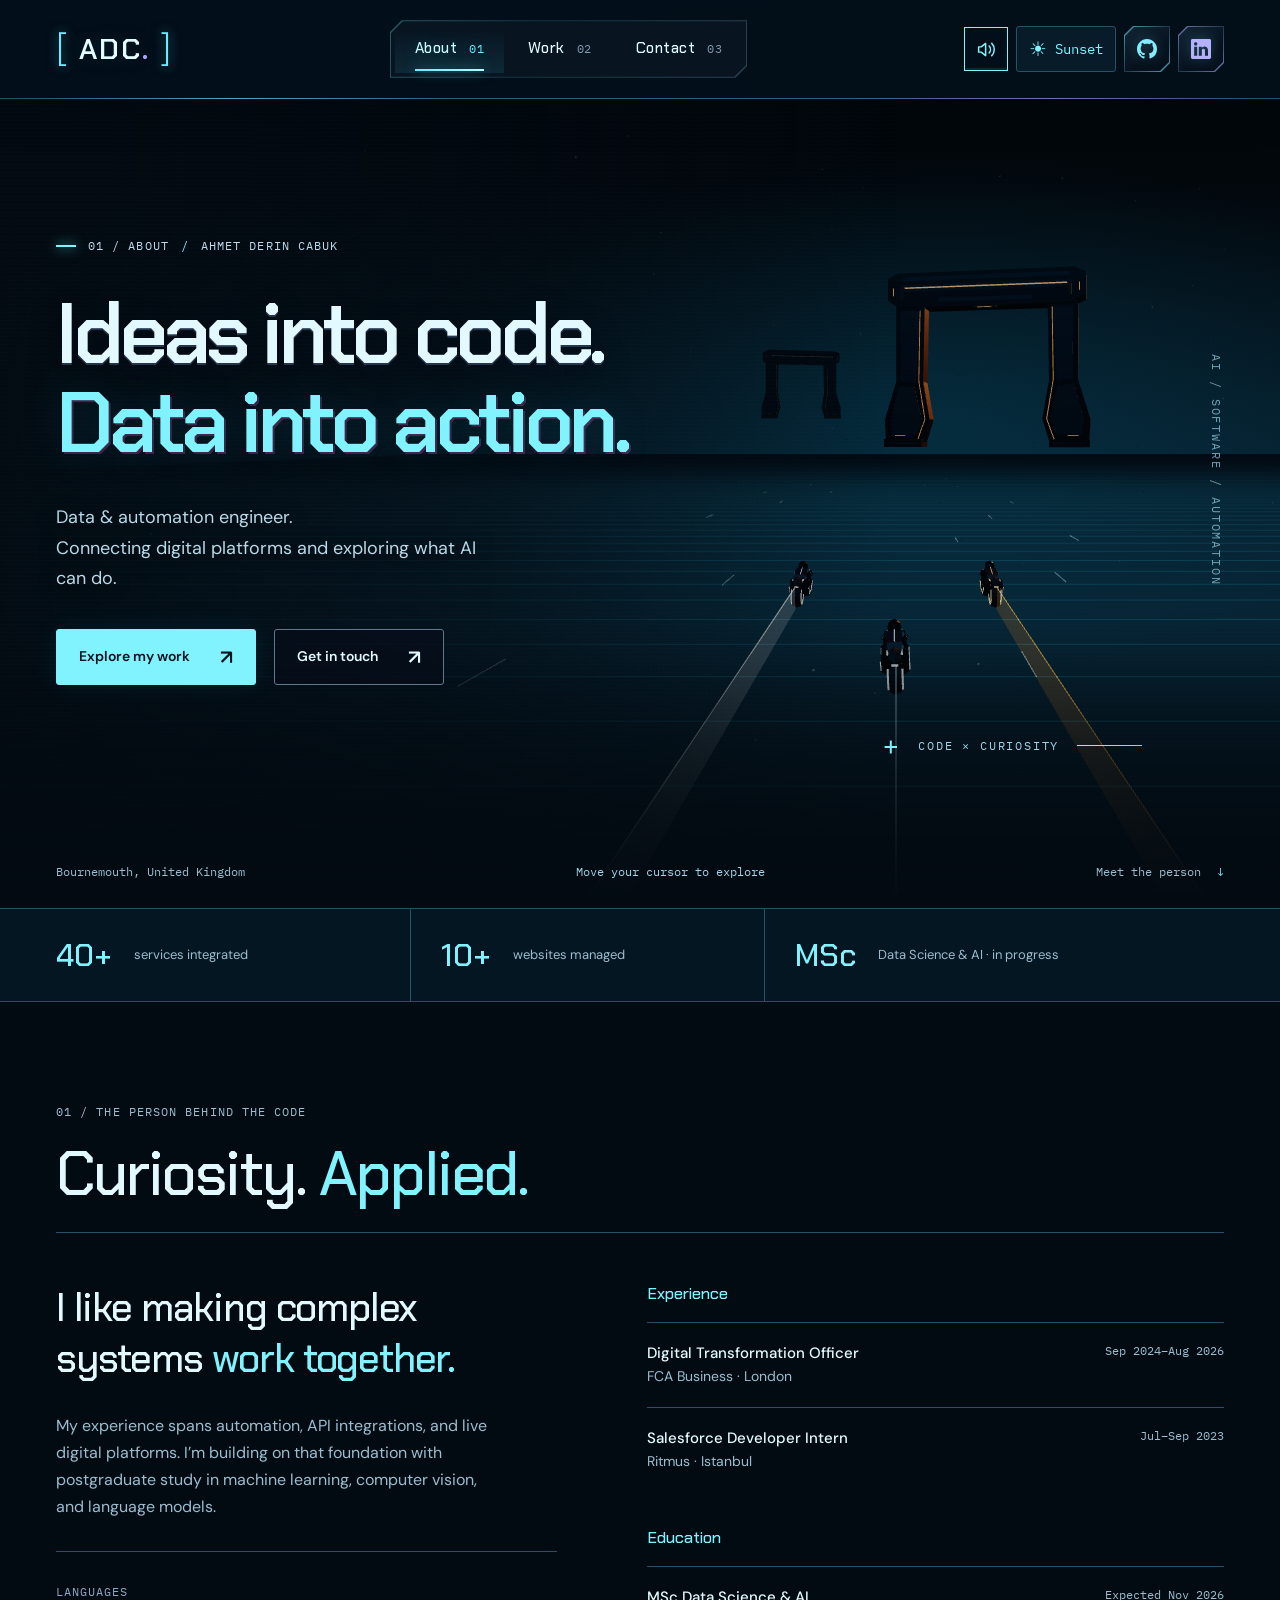
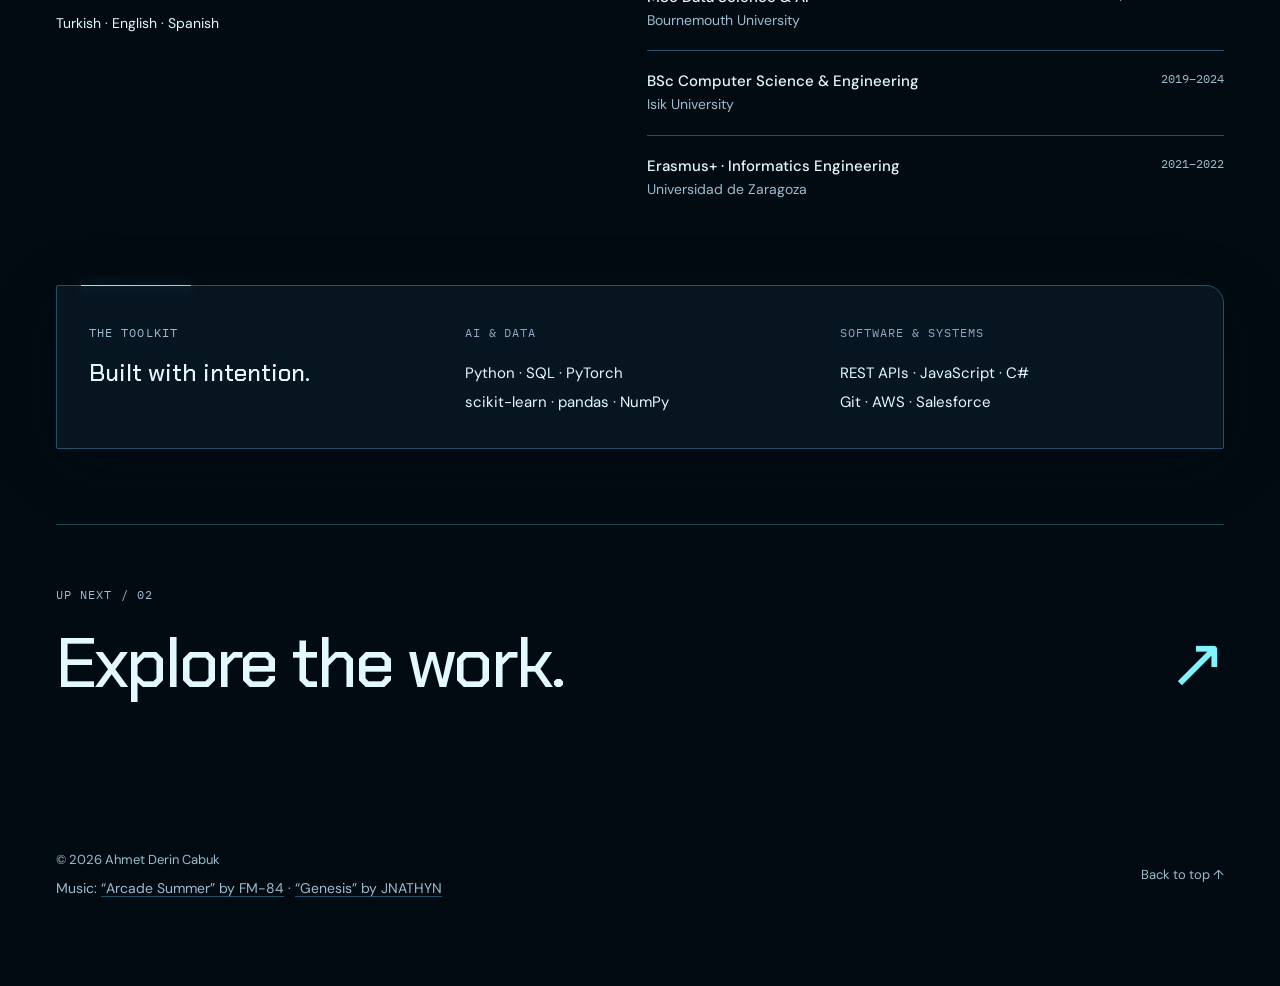
<file: index.html>
<!doctype html>
<html lang="en" data-page="about" data-chapter="about">
<head>
  <meta charset="UTF-8">
  <meta name="viewport" content="width=device-width, initial-scale=1">
  <meta name="theme-color" content="#030b12">
  <script src="/theme-boot.js"></script>
  <meta name="description" content="Ahmet Derin Cabuk, data and automation engineer. Experience, education, and a growing practice in AI and machine learning.">
  <title>About · Ahmet Derin Cabuk</title>
  <link rel="icon" type="image/svg+xml" href="data:image/svg+xml,%3Csvg xmlns='http://www.w3.org/2000/svg' viewBox='0 0 64 64'%3E%3Crect width='64' height='64' rx='10' fill='%23060913'/%3E%3Cpath d='M15 46 29 18h6l14 28h-8l-3-7H26l-3 7zm14-13h6l-3-8z' fill='%2367edff'/%3E%3Cpath d='M14 53h36' stroke='%23ed68e5' stroke-width='2'/%3E%3C/svg%3E">
  <link rel="preconnect" href="https://fonts.googleapis.com">
  <link rel="preconnect" href="https://fonts.gstatic.com" crossorigin>
  <link href="https://fonts.googleapis.com/css2?family=Chakra+Petch:wght@400;500;600;700&family=DM+Sans:wght@400;500;600;700&family=IBM+Plex+Mono:wght@400;500&display=swap" rel="stylesheet">
  <link rel="stylesheet" href="/styles.css">
  <link rel="stylesheet" href="/immersive.css">
  <script src="/motion.js?v=continuous4" defer></script>
  <link rel="stylesheet" href="/pages.css?v=continuous4">
  <link rel="stylesheet" href="/header.css">
  <link rel="stylesheet" href="/retrowave.css?v=continuous4">
  <link rel="stylesheet" href="/driving.css?v=fullscreen1">
  <link rel="stylesheet" href="/cursor.css?v=5">
  <script src="/pages.js?v=continuous4"></script>
  <script src="/entrance.js?v=continuous4" defer></script>
  <script src="/glitch.js?v=continuous4" defer></script>
  <script src="/retrowave.js?v=autoplay5" defer></script>
  <script src="/soundtrack-providers.js?v=genesis8" defer></script>
  <script src="/interface-sounds.js?v=1" defer></script>
  <script src="/soundtrack.js?v=genesis8" defer></script>
</head>
<body>
  <div class="route-shutter" aria-hidden="true"><i></i><i></i><i></i><i></i><i></i><i></i><i></i><i></i></div>
  <div class="world" aria-hidden="true"><div class="celestial"><img class="celestial-sun" src="/assets/retrowave-sun.webp" alt="" width="1254" height="1254"></div><canvas id="world-canvas"></canvas><div class="world-shade"></div></div>
  <a class="skip-link" href="#main">Skip to content</a>
  <div class="reading-progress" aria-hidden="true"></div>
  <header class="site-header"><div class="header-inner wrap">
    <a class="brand" href="/" aria-label="Ahmet Derin Cabuk, home"><span class="brand-bracket">[</span><span class="brand-word">ADC<span class="brand-period">.</span></span><span class="brand-bracket">]</span></a>
    <nav aria-label="Main navigation"><a href="/" aria-current="page">About<span>01</span></a><a href="/work/" >Work<span>02</span></a><a href="/contact/" >Contact<span>03</span></a></nav>
    <div class="header-socials" role="group" aria-label="Theme, sound, and social profiles"><button id="music-mute" class="music-mute" type="button" aria-label="Mute soundtrack" aria-pressed="false" title="Mute soundtrack" hidden><svg aria-hidden="true" focusable="false" width="21" height="21" viewBox="0 0 24 24" fill="none" stroke="currentColor" stroke-width="1.7" stroke-linecap="round" stroke-linejoin="round"><path d="M11 5 6 9H3v6h3l5 4V5Z"/><path class="sound-waves" d="M15 8a6 6 0 0 1 0 8m3-11a10 10 0 0 1 0 14"/><path class="sound-off" d="m16 9 6 6m0-6-6 6"/></svg></button><button class="theme-toggle" id="theme-toggle" type="button" aria-label="Switch to sunset theme" hidden><span class="theme-icon" aria-hidden="true">☀</span><span class="theme-label">Day</span></button><a class="social-link social-link-github" href="https://github.com/derinfcb1899" target="_blank" rel="noopener noreferrer" aria-label="GitHub profile (opens in a new tab)" title="GitHub"><svg aria-hidden="true" focusable="false" xmlns="http://www.w3.org/2000/svg" width="20" height="20" fill="currentColor" class="bi bi-github" viewBox="0 0 16 16">
  <path d="M8 0C3.58 0 0 3.58 0 8c0 3.54 2.29 6.53 5.47 7.59.4.07.55-.17.55-.38 0-.19-.01-.82-.01-1.49-2.01.37-2.53-.49-2.69-.94-.09-.23-.48-.94-.82-1.13-.28-.15-.68-.52-.01-.53.63-.01 1.08.58 1.23.82.72 1.21 1.87.87 2.33.66.07-.52.28-.87.51-1.07-1.78-.2-3.64-.89-3.64-3.95 0-.87.31-1.59.82-2.15-.08-.2-.36-1.02.08-2.12 0 0 .67-.21 2.2.82.64-.18 1.32-.27 2-.27s1.36.09 2 .27c1.53-1.04 2.2-.82 2.2-.82.44 1.1.16 1.92.08 2.12.51.56.82 1.27.82 2.15 0 3.07-1.87 3.75-3.65 3.95.29.25.54.73.54 1.48 0 1.07-.01 1.93-.01 2.2 0 .21.15.46.55.38A8.01 8.01 0 0 0 16 8c0-4.42-3.58-8-8-8"/>
</svg></a><a class="social-link social-link-linkedin" href="https://linkedin.com/in/adcabuk" target="_blank" rel="noopener noreferrer" aria-label="LinkedIn profile (opens in a new tab)" title="LinkedIn"><svg aria-hidden="true" focusable="false" xmlns="http://www.w3.org/2000/svg" width="20" height="20" fill="currentColor" class="bi bi-linkedin" viewBox="0 0 16 16">
  <path d="M0 1.146C0 .513.526 0 1.175 0h13.65C15.474 0 16 .513 16 1.146v13.708c0 .633-.526 1.146-1.175 1.146H1.175C.526 16 0 15.487 0 14.854zm4.943 12.248V6.169H2.542v7.225zm-1.2-8.212c.837 0 1.358-.554 1.358-1.248-.015-.709-.52-1.248-1.342-1.248S2.4 3.226 2.4 3.934c0 .694.521 1.248 1.327 1.248zm4.908 8.212V9.359c0-.216.016-.432.08-.586.173-.431.568-.878 1.232-.878.869 0 1.216.662 1.216 1.634v3.865h2.401V9.25c0-2.22-1.184-3.252-2.764-3.252-1.274 0-1.845.7-2.165 1.193v.025h-.016l.016-.025V6.169h-2.4c.03.678 0 7.225 0 7.225z"/>
</svg></a></div>
  </div><div class="header-track" aria-hidden="true"></div></header>
<main id="main">
<section class="hero hero-about" aria-labelledby="hero-title">
      <div class="hero-content wrap">
        <div class="hero-eyebrow eyebrow" data-entrance><span class="eyebrow-mark" aria-hidden="true"></span>01 / ABOUT <span class="eyebrow-slash">/</span> AHMET DERIN CABUK</div>
        <h1 id="hero-title"><span class="title-line" data-title-line>Ideas into code.</span><span class="title-line neon-type" data-title-line>Data into action.</span></h1>
        <p class="hero-description" data-entrance>Data & automation engineer.<br>Connecting digital platforms and exploring what AI can do.</p>
        <div class="hero-actions" data-entrance><a class="button button-primary" href="/work/">Explore my work <span aria-hidden="true">↗</span></a><a class="button button-quiet" href="/contact/">Get in touch <span aria-hidden="true">↗</span></a></div>
        <div class="hero-coordinate" aria-hidden="true">AI / SOFTWARE / AUTOMATION</div>
        <div class="world-caption" aria-hidden="true"><span class="coordinate-cross">+</span><span>CODE × CURIOSITY</span><span class="world-caption-line"></span></div>
      </div>
      <div class="hero-bottom wrap"><span>Bournemouth, United Kingdom</span><span class="world-hint" hidden>Move your cursor to explore</span><a href="#about" class="scroll-cue">Meet the person <span aria-hidden="true">↓</span></a></div>
    </section>    <div class="signal-strip"><div class="wrap signal-inner"><p><strong>40+</strong><span>services integrated</span></p><p><strong>10+</strong><span>websites managed</span></p><p><strong>MSc</strong><span>Data Science & AI · in progress</span></p></div></div>
    <section id="about" class="about-section wrap" aria-labelledby="about-title">
      <div class="section-heading" data-reveal><div><span class="eyebrow">01 / THE PERSON BEHIND THE CODE</span><h2 id="about-title">Curiosity. <em>Applied.</em></h2></div></div>
      <div class="about-grid">
        <div class="about-intro" data-reveal><p>I like making complex systems <span>work together.</span></p><div class="about-copy">My experience spans automation, API integrations, and live digital platforms. I’m building on that foundation with postgraduate study in machine learning, computer vision, and language models.</div><div class="language-note"><span>LANGUAGES</span><p>Turkish · English · Spanish</p></div></div>
        <div class="background" data-reveal>
          <div class="background-block"><h3>Experience</h3><div class="timeline-row"><div><h4>Digital Transformation Officer</h4><p>FCA Business · London</p></div><span>Sep 2024–Aug 2026</span></div><div class="timeline-row"><div><h4>Salesforce Developer Intern</h4><p>Ritmus · Istanbul</p></div><span>Jul–Sep 2023</span></div></div>
          <div class="background-block"><h3>Education</h3><div class="timeline-row"><div><h4>MSc Data Science & AI</h4><p>Bournemouth University</p></div><span>Expected Nov 2026</span></div><div class="timeline-row"><div><h4>BSc Computer Science & Engineering</h4><p>Isik University</p></div><span>2019–2024</span></div><div class="timeline-row"><div><h4>Erasmus+ · Informatics Engineering</h4><p>Universidad de Zaragoza</p></div><span>2021–2022</span></div></div>
        </div>
      </div>
      <div class="toolkit surface" data-reveal><div><span class="eyebrow">THE TOOLKIT</span><h3>Built with intention.</h3></div><div class="toolkit-group"><span>AI & DATA</span><p>Python · SQL · PyTorch<br>scikit-learn · pandas · NumPy</p></div><div class="toolkit-group"><span>SOFTWARE & SYSTEMS</span><p>REST APIs · JavaScript · C#<br>Git · AWS · Salesforce</p></div></div>
    </section>
<a class="next-page wrap" href="/work/" data-reveal><span class="eyebrow">UP NEXT / 02</span><span class="next-title">Explore the work.<span aria-hidden="true">↗</span></span></a>
</main>
  <footer class="wrap"><div class="footer-info"><span>© 2026 Ahmet Derin Cabuk</span><p class="music-credits">Music: <a href="https://soundcloud.com/fm84/arcade-summer-album" target="_blank" rel="noopener noreferrer">“Arcade Summer” by FM-84</a><span aria-hidden="true"> · </span><a href="https://soundcloud.com/jnathyn/genesis" target="_blank" rel="noopener noreferrer">“Genesis” by JNATHYN</a></p></div><div class="footer-controls"><a href="#">Back to top ↑</a></div></footer>
  <div id="soundcloud-mount" hidden aria-hidden="true"></div>
  <script src="/navigation.js?v=continuous4" defer></script>
  <script type="module" src="/world.js?v=fullscreen1"></script>
</body>
</html>
</file>
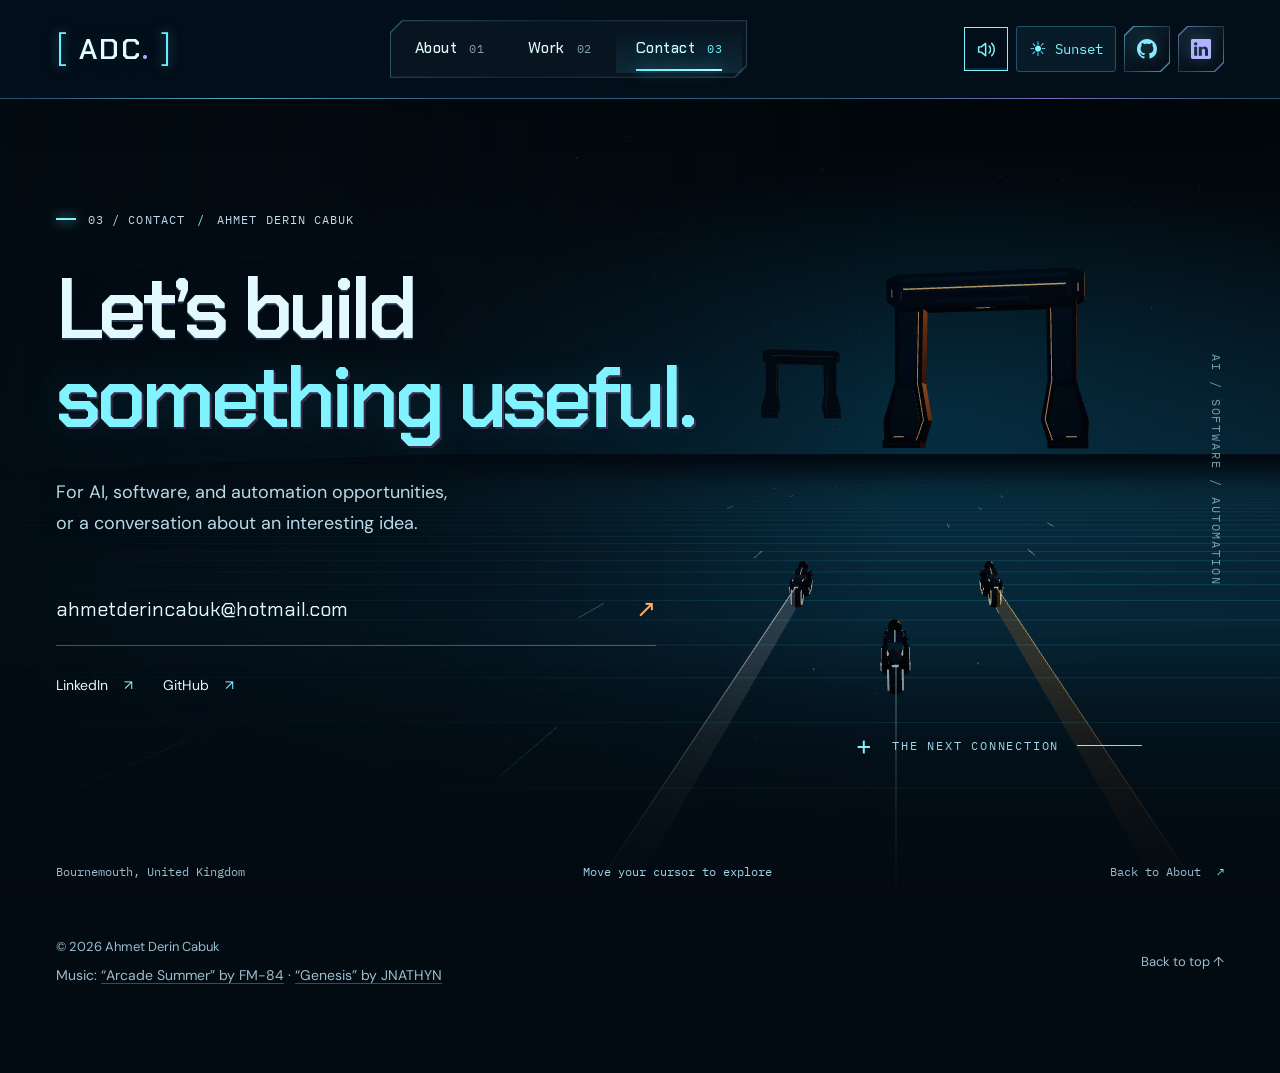
<file: contact/index.html>
<!doctype html>
<html lang="en" data-page="contact" data-chapter="contact">
<head>
  <meta charset="UTF-8">
  <meta name="viewport" content="width=device-width, initial-scale=1">
  <meta name="theme-color" content="#030b12">
  <script src="/theme-boot.js"></script>
  <meta name="description" content="Contact Ahmet Derin Cabuk about AI, software, and automation opportunities. Email, LinkedIn, and GitHub.">
  <title>Contact · Ahmet Derin Cabuk</title>
  <link rel="icon" type="image/svg+xml" href="data:image/svg+xml,%3Csvg xmlns='http://www.w3.org/2000/svg' viewBox='0 0 64 64'%3E%3Crect width='64' height='64' rx='10' fill='%23060913'/%3E%3Cpath d='M15 46 29 18h6l14 28h-8l-3-7H26l-3 7zm14-13h6l-3-8z' fill='%2367edff'/%3E%3Cpath d='M14 53h36' stroke='%23ed68e5' stroke-width='2'/%3E%3C/svg%3E">
  <link rel="preconnect" href="https://fonts.googleapis.com">
  <link rel="preconnect" href="https://fonts.gstatic.com" crossorigin>
  <link href="https://fonts.googleapis.com/css2?family=Chakra+Petch:wght@400;500;600;700&family=DM+Sans:wght@400;500;600;700&family=IBM+Plex+Mono:wght@400;500&display=swap" rel="stylesheet">
  <link rel="stylesheet" href="/styles.css">
  <link rel="stylesheet" href="/immersive.css">
  <script src="/motion.js?v=continuous4" defer></script>
  <link rel="stylesheet" href="/pages.css?v=continuous4">
  <link rel="stylesheet" href="/header.css">
  <link rel="stylesheet" href="/retrowave.css?v=continuous4">
  <link rel="stylesheet" href="/driving.css?v=fullscreen1">
  <link rel="stylesheet" href="/cursor.css?v=5">
  <script src="/pages.js?v=continuous4"></script>
  <script src="/entrance.js?v=continuous4" defer></script>
  <script src="/glitch.js?v=continuous4" defer></script>
  <script src="/retrowave.js?v=autoplay5" defer></script>
  <script src="/soundtrack-providers.js?v=genesis8" defer></script>
  <script src="/interface-sounds.js?v=1" defer></script>
  <script src="/soundtrack.js?v=genesis8" defer></script>
</head>
<body>
  <div class="route-shutter" aria-hidden="true"><i></i><i></i><i></i><i></i><i></i><i></i><i></i><i></i></div>
  <div class="world" aria-hidden="true"><div class="celestial"><img class="celestial-sun" src="/assets/retrowave-sun.webp" alt="" width="1254" height="1254"></div><canvas id="world-canvas"></canvas><div class="world-shade"></div></div>
  <a class="skip-link" href="#main">Skip to content</a>
  <div class="reading-progress" aria-hidden="true"></div>
  <header class="site-header"><div class="header-inner wrap">
    <a class="brand" href="/" aria-label="Ahmet Derin Cabuk, home"><span class="brand-bracket">[</span><span class="brand-word">ADC<span class="brand-period">.</span></span><span class="brand-bracket">]</span></a>
    <nav aria-label="Main navigation"><a href="/" >About<span>01</span></a><a href="/work/" >Work<span>02</span></a><a href="/contact/" aria-current="page">Contact<span>03</span></a></nav>
    <div class="header-socials" role="group" aria-label="Theme, sound, and social profiles"><button id="music-mute" class="music-mute" type="button" aria-label="Mute soundtrack" aria-pressed="false" title="Mute soundtrack" hidden><svg aria-hidden="true" focusable="false" width="21" height="21" viewBox="0 0 24 24" fill="none" stroke="currentColor" stroke-width="1.7" stroke-linecap="round" stroke-linejoin="round"><path d="M11 5 6 9H3v6h3l5 4V5Z"/><path class="sound-waves" d="M15 8a6 6 0 0 1 0 8m3-11a10 10 0 0 1 0 14"/><path class="sound-off" d="m16 9 6 6m0-6-6 6"/></svg></button><button class="theme-toggle" id="theme-toggle" type="button" aria-label="Switch to sunset theme" hidden><span class="theme-icon" aria-hidden="true">☀</span><span class="theme-label">Day</span></button><a class="social-link social-link-github" href="https://github.com/derinfcb1899" target="_blank" rel="noopener noreferrer" aria-label="GitHub profile (opens in a new tab)" title="GitHub"><svg aria-hidden="true" focusable="false" xmlns="http://www.w3.org/2000/svg" width="20" height="20" fill="currentColor" class="bi bi-github" viewBox="0 0 16 16">
  <path d="M8 0C3.58 0 0 3.58 0 8c0 3.54 2.29 6.53 5.47 7.59.4.07.55-.17.55-.38 0-.19-.01-.82-.01-1.49-2.01.37-2.53-.49-2.69-.94-.09-.23-.48-.94-.82-1.13-.28-.15-.68-.52-.01-.53.63-.01 1.08.58 1.23.82.72 1.21 1.87.87 2.33.66.07-.52.28-.87.51-1.07-1.78-.2-3.64-.89-3.64-3.95 0-.87.31-1.59.82-2.15-.08-.2-.36-1.02.08-2.12 0 0 .67-.21 2.2.82.64-.18 1.32-.27 2-.27s1.36.09 2 .27c1.53-1.04 2.2-.82 2.2-.82.44 1.1.16 1.92.08 2.12.51.56.82 1.27.82 2.15 0 3.07-1.87 3.75-3.65 3.95.29.25.54.73.54 1.48 0 1.07-.01 1.93-.01 2.2 0 .21.15.46.55.38A8.01 8.01 0 0 0 16 8c0-4.42-3.58-8-8-8"/>
</svg></a><a class="social-link social-link-linkedin" href="https://linkedin.com/in/adcabuk" target="_blank" rel="noopener noreferrer" aria-label="LinkedIn profile (opens in a new tab)" title="LinkedIn"><svg aria-hidden="true" focusable="false" xmlns="http://www.w3.org/2000/svg" width="20" height="20" fill="currentColor" class="bi bi-linkedin" viewBox="0 0 16 16">
  <path d="M0 1.146C0 .513.526 0 1.175 0h13.65C15.474 0 16 .513 16 1.146v13.708c0 .633-.526 1.146-1.175 1.146H1.175C.526 16 0 15.487 0 14.854zm4.943 12.248V6.169H2.542v7.225zm-1.2-8.212c.837 0 1.358-.554 1.358-1.248-.015-.709-.52-1.248-1.342-1.248S2.4 3.226 2.4 3.934c0 .694.521 1.248 1.327 1.248zm4.908 8.212V9.359c0-.216.016-.432.08-.586.173-.431.568-.878 1.232-.878.869 0 1.216.662 1.216 1.634v3.865h2.401V9.25c0-2.22-1.184-3.252-2.764-3.252-1.274 0-1.845.7-2.165 1.193v.025h-.016l.016-.025V6.169h-2.4c.03.678 0 7.225 0 7.225z"/>
</svg></a></div>
  </div><div class="header-track" aria-hidden="true"></div></header>
<main id="main">
<section class="hero hero-contact" aria-labelledby="hero-title">
      <div class="hero-content wrap">
        <div class="hero-eyebrow eyebrow" data-entrance><span class="eyebrow-mark" aria-hidden="true"></span>03 / CONTACT <span class="eyebrow-slash">/</span> AHMET DERIN CABUK</div>
        <h1 id="hero-title"><span class="title-line" data-title-line>Let’s build</span><span class="title-line neon-type" data-title-line>something useful.</span></h1>
        <p class="hero-description" data-entrance>For AI, software, and automation opportunities, or a conversation about an interesting idea.</p>
        <div class="contact-direct" data-entrance><div class="contact-links"><a class="email-link" href="mailto:ahmetderincabuk@hotmail.com">ahmetderincabuk@hotmail.com <span aria-hidden="true">↗</span></a><div><a class="text-link" href="https://linkedin.com/in/adcabuk" target="_blank" rel="noopener noreferrer" aria-label="LinkedIn profile (opens in a new tab)">LinkedIn <span aria-hidden="true">↗</span></a><a class="text-link" href="https://github.com/derinfcb1899" target="_blank" rel="noopener noreferrer" aria-label="GitHub profile (opens in a new tab)">GitHub <span aria-hidden="true">↗</span></a></div></div></div>
        <div class="hero-coordinate" aria-hidden="true">AI / SOFTWARE / AUTOMATION</div>
        <div class="world-caption" aria-hidden="true"><span class="coordinate-cross">+</span><span>THE NEXT CONNECTION</span><span class="world-caption-line"></span></div>
      </div>
      <div class="hero-bottom wrap"><span>Bournemouth, United Kingdom</span><span class="world-hint" hidden>Move your cursor to explore</span><a href="/" class="scroll-cue">Back to About <span aria-hidden="true">↗</span></a></div>
    </section>
</main>
  <footer class="wrap"><div class="footer-info"><span>© 2026 Ahmet Derin Cabuk</span><p class="music-credits">Music: <a href="https://soundcloud.com/fm84/arcade-summer-album" target="_blank" rel="noopener noreferrer">“Arcade Summer” by FM-84</a><span aria-hidden="true"> · </span><a href="https://soundcloud.com/jnathyn/genesis" target="_blank" rel="noopener noreferrer">“Genesis” by JNATHYN</a></p></div><div class="footer-controls"><a href="#">Back to top ↑</a></div></footer>
  <div id="soundcloud-mount" hidden aria-hidden="true"></div>
  <script src="/navigation.js?v=continuous4" defer></script>
  <script type="module" src="/world.js?v=fullscreen1"></script>
</body>
</html>
</file>
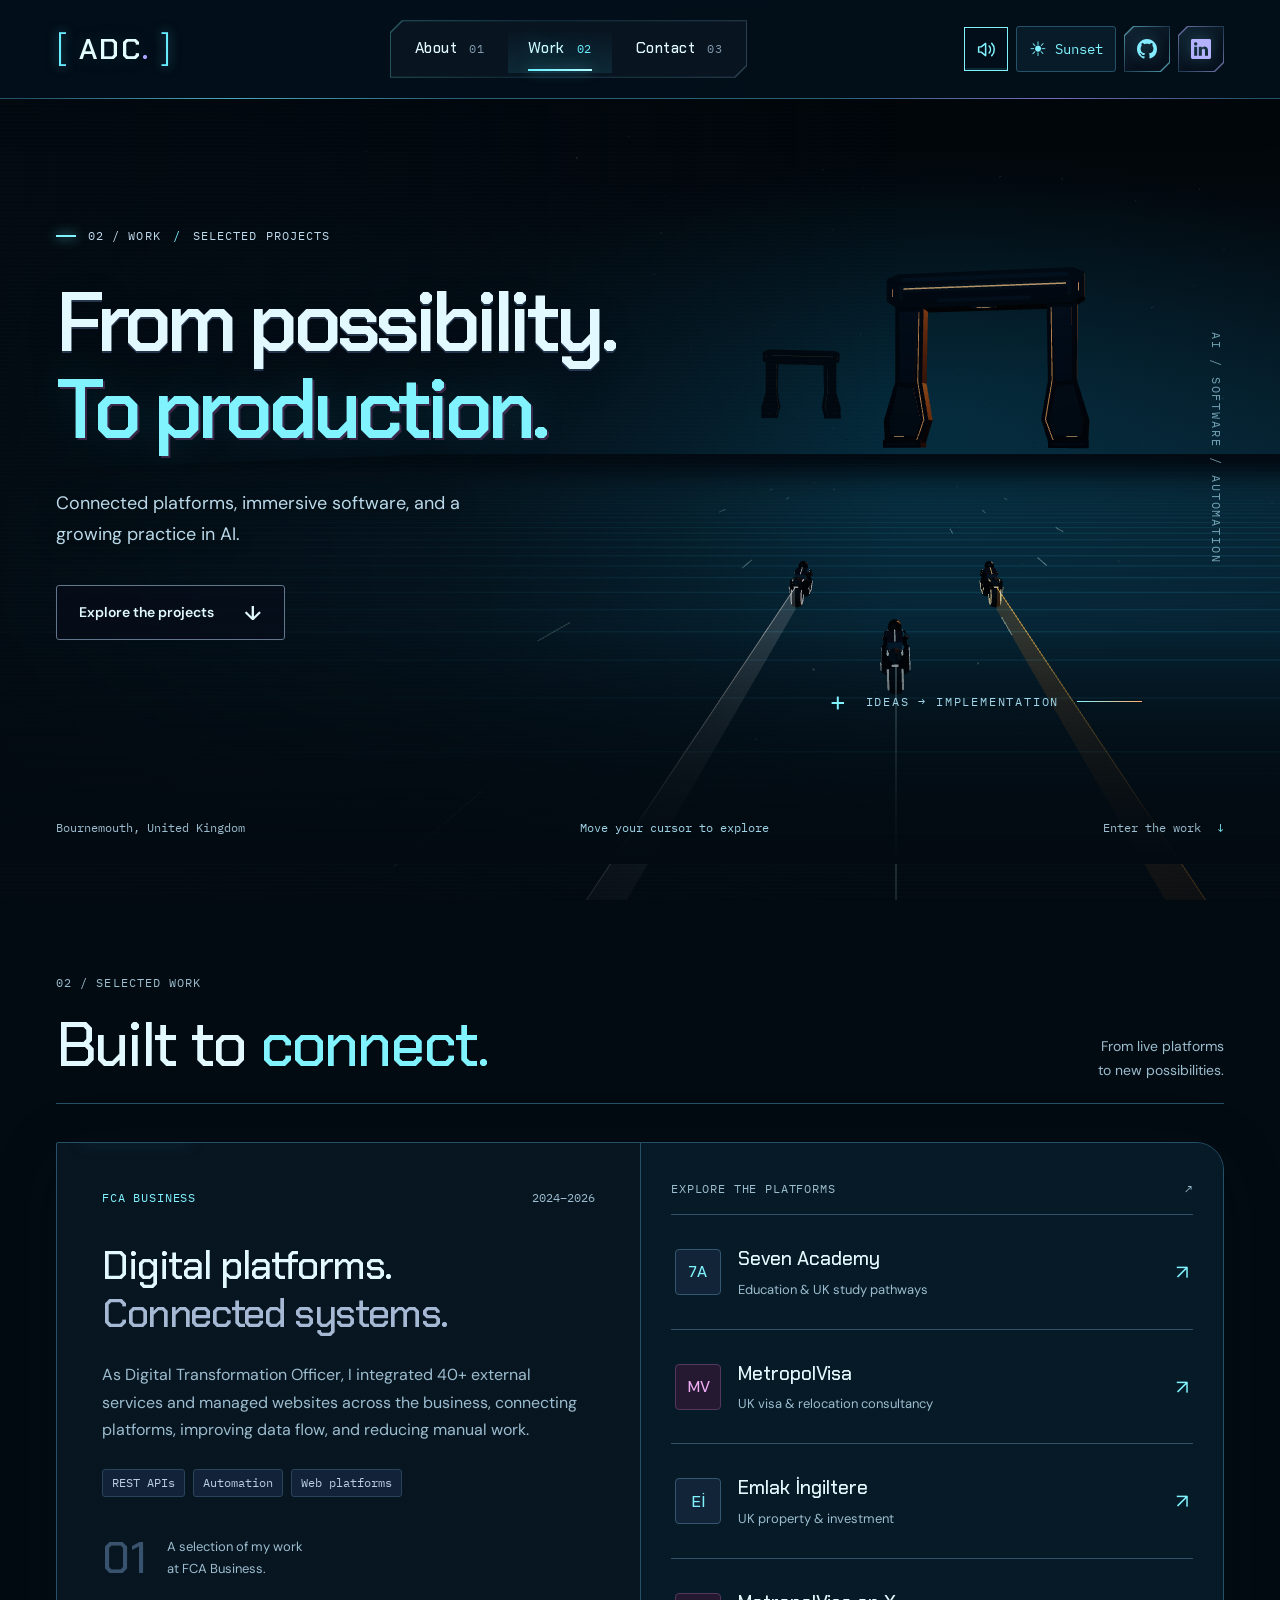
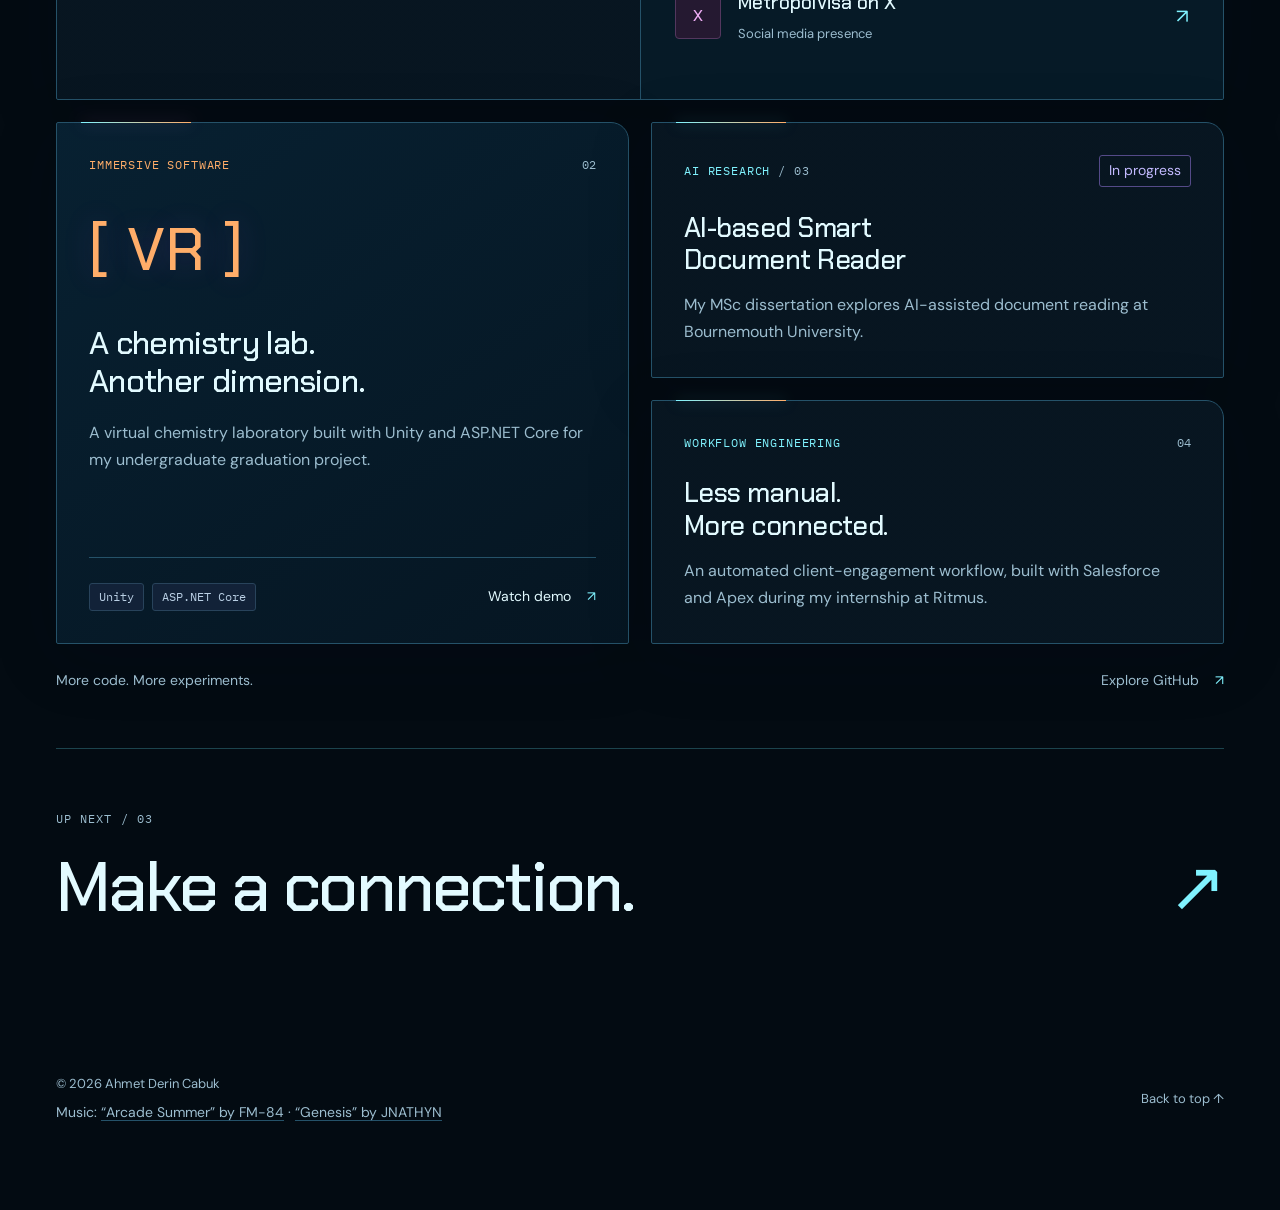
<file: work/index.html>
<!doctype html>
<html lang="en" data-page="work" data-chapter="work">
<head>
  <meta charset="UTF-8">
  <meta name="viewport" content="width=device-width, initial-scale=1">
  <meta name="theme-color" content="#030b12">
  <script src="/theme-boot.js"></script>
  <meta name="description" content="Selected work by Ahmet Derin Cabuk: FCA Business digital platforms, VR software, AI document reading, and workflow automation.">
  <title>Work · Ahmet Derin Cabuk</title>
  <link rel="icon" type="image/svg+xml" href="data:image/svg+xml,%3Csvg xmlns='http://www.w3.org/2000/svg' viewBox='0 0 64 64'%3E%3Crect width='64' height='64' rx='10' fill='%23060913'/%3E%3Cpath d='M15 46 29 18h6l14 28h-8l-3-7H26l-3 7zm14-13h6l-3-8z' fill='%2367edff'/%3E%3Cpath d='M14 53h36' stroke='%23ed68e5' stroke-width='2'/%3E%3C/svg%3E">
  <link rel="preconnect" href="https://fonts.googleapis.com">
  <link rel="preconnect" href="https://fonts.gstatic.com" crossorigin>
  <link href="https://fonts.googleapis.com/css2?family=Chakra+Petch:wght@400;500;600;700&family=DM+Sans:wght@400;500;600;700&family=IBM+Plex+Mono:wght@400;500&display=swap" rel="stylesheet">
  <link rel="stylesheet" href="/styles.css">
  <link rel="stylesheet" href="/immersive.css">
  <script src="/motion.js?v=continuous4" defer></script>
  <link rel="stylesheet" href="/pages.css?v=continuous4">
  <link rel="stylesheet" href="/header.css">
  <link rel="stylesheet" href="/retrowave.css?v=continuous4">
  <link rel="stylesheet" href="/driving.css?v=fullscreen1">
  <link rel="stylesheet" href="/cursor.css?v=5">
  <script src="/pages.js?v=continuous4"></script>
  <script src="/entrance.js?v=continuous4" defer></script>
  <script src="/glitch.js?v=continuous4" defer></script>
  <script src="/retrowave.js?v=autoplay5" defer></script>
  <script src="/soundtrack-providers.js?v=genesis8" defer></script>
  <script src="/interface-sounds.js?v=1" defer></script>
  <script src="/soundtrack.js?v=genesis8" defer></script>
</head>
<body>
  <div class="route-shutter" aria-hidden="true"><i></i><i></i><i></i><i></i><i></i><i></i><i></i><i></i></div>
  <div class="world" aria-hidden="true"><div class="celestial"><img class="celestial-sun" src="/assets/retrowave-sun.webp" alt="" width="1254" height="1254"></div><canvas id="world-canvas"></canvas><div class="world-shade"></div></div>
  <a class="skip-link" href="#main">Skip to content</a>
  <div class="reading-progress" aria-hidden="true"></div>
  <header class="site-header"><div class="header-inner wrap">
    <a class="brand" href="/" aria-label="Ahmet Derin Cabuk, home"><span class="brand-bracket">[</span><span class="brand-word">ADC<span class="brand-period">.</span></span><span class="brand-bracket">]</span></a>
    <nav aria-label="Main navigation"><a href="/" >About<span>01</span></a><a href="/work/" aria-current="page">Work<span>02</span></a><a href="/contact/" >Contact<span>03</span></a></nav>
    <div class="header-socials" role="group" aria-label="Theme, sound, and social profiles"><button id="music-mute" class="music-mute" type="button" aria-label="Mute soundtrack" aria-pressed="false" title="Mute soundtrack" hidden><svg aria-hidden="true" focusable="false" width="21" height="21" viewBox="0 0 24 24" fill="none" stroke="currentColor" stroke-width="1.7" stroke-linecap="round" stroke-linejoin="round"><path d="M11 5 6 9H3v6h3l5 4V5Z"/><path class="sound-waves" d="M15 8a6 6 0 0 1 0 8m3-11a10 10 0 0 1 0 14"/><path class="sound-off" d="m16 9 6 6m0-6-6 6"/></svg></button><button class="theme-toggle" id="theme-toggle" type="button" aria-label="Switch to sunset theme" hidden><span class="theme-icon" aria-hidden="true">☀</span><span class="theme-label">Day</span></button><a class="social-link social-link-github" href="https://github.com/derinfcb1899" target="_blank" rel="noopener noreferrer" aria-label="GitHub profile (opens in a new tab)" title="GitHub"><svg aria-hidden="true" focusable="false" xmlns="http://www.w3.org/2000/svg" width="20" height="20" fill="currentColor" class="bi bi-github" viewBox="0 0 16 16">
  <path d="M8 0C3.58 0 0 3.58 0 8c0 3.54 2.29 6.53 5.47 7.59.4.07.55-.17.55-.38 0-.19-.01-.82-.01-1.49-2.01.37-2.53-.49-2.69-.94-.09-.23-.48-.94-.82-1.13-.28-.15-.68-.52-.01-.53.63-.01 1.08.58 1.23.82.72 1.21 1.87.87 2.33.66.07-.52.28-.87.51-1.07-1.78-.2-3.64-.89-3.64-3.95 0-.87.31-1.59.82-2.15-.08-.2-.36-1.02.08-2.12 0 0 .67-.21 2.2.82.64-.18 1.32-.27 2-.27s1.36.09 2 .27c1.53-1.04 2.2-.82 2.2-.82.44 1.1.16 1.92.08 2.12.51.56.82 1.27.82 2.15 0 3.07-1.87 3.75-3.65 3.95.29.25.54.73.54 1.48 0 1.07-.01 1.93-.01 2.2 0 .21.15.46.55.38A8.01 8.01 0 0 0 16 8c0-4.42-3.58-8-8-8"/>
</svg></a><a class="social-link social-link-linkedin" href="https://linkedin.com/in/adcabuk" target="_blank" rel="noopener noreferrer" aria-label="LinkedIn profile (opens in a new tab)" title="LinkedIn"><svg aria-hidden="true" focusable="false" xmlns="http://www.w3.org/2000/svg" width="20" height="20" fill="currentColor" class="bi bi-linkedin" viewBox="0 0 16 16">
  <path d="M0 1.146C0 .513.526 0 1.175 0h13.65C15.474 0 16 .513 16 1.146v13.708c0 .633-.526 1.146-1.175 1.146H1.175C.526 16 0 15.487 0 14.854zm4.943 12.248V6.169H2.542v7.225zm-1.2-8.212c.837 0 1.358-.554 1.358-1.248-.015-.709-.52-1.248-1.342-1.248S2.4 3.226 2.4 3.934c0 .694.521 1.248 1.327 1.248zm4.908 8.212V9.359c0-.216.016-.432.08-.586.173-.431.568-.878 1.232-.878.869 0 1.216.662 1.216 1.634v3.865h2.401V9.25c0-2.22-1.184-3.252-2.764-3.252-1.274 0-1.845.7-2.165 1.193v.025h-.016l.016-.025V6.169h-2.4c.03.678 0 7.225 0 7.225z"/>
</svg></a></div>
  </div><div class="header-track" aria-hidden="true"></div></header>
<main id="main">
<section class="hero hero-work" aria-labelledby="hero-title">
      <div class="hero-content wrap">
        <div class="hero-eyebrow eyebrow" data-entrance><span class="eyebrow-mark" aria-hidden="true"></span>02 / WORK <span class="eyebrow-slash">/</span> SELECTED PROJECTS</div>
        <h1 id="hero-title"><span class="title-line" data-title-line>From possibility.</span><span class="title-line neon-type" data-title-line>To production.</span></h1>
        <p class="hero-description" data-entrance>Connected platforms, immersive software, and a growing practice in AI.</p>
        <div class="hero-actions" data-entrance><a class="button button-quiet" href="#work">Explore the projects <span aria-hidden="true">↓</span></a></div>
        <div class="hero-coordinate" aria-hidden="true">AI / SOFTWARE / AUTOMATION</div>
        <div class="world-caption" aria-hidden="true"><span class="coordinate-cross">+</span><span>IDEAS → IMPLEMENTATION</span><span class="world-caption-line"></span></div>
      </div>
      <div class="hero-bottom wrap"><span>Bournemouth, United Kingdom</span><span class="world-hint" hidden>Move your cursor to explore</span><a href="#work" class="scroll-cue">Enter the work <span aria-hidden="true">↓</span></a></div>
    </section>    <section id="work" class="work-section wrap" aria-labelledby="work-title">
      <div class="section-heading" data-reveal><div><span class="eyebrow">02 / SELECTED WORK</span><h2 id="work-title">Built to <em>connect.</em></h2></div><span class="section-note">From live platforms<br>to new possibilities.</span></div>
      <article class="featured-project surface" data-reveal>
        <div class="feature-content">
          <div class="project-top"><span class="project-type">FCA BUSINESS</span><span class="project-year">2024–2026</span></div>
          <h3>Digital platforms.<br><span>Connected systems.</span></h3>
          <p>As Digital Transformation Officer, I integrated 40+ external services and managed websites across the business, connecting platforms, improving data flow, and reducing manual work.</p>
          <div class="tags"><span>REST APIs</span><span>Automation</span><span>Web platforms</span></div>
          <div class="feature-caption"><span class="index-mark" aria-hidden="true">01</span><span>A selection of my work<br>at FCA Business.</span></div>
        </div>
        <div class="platforms">
          <div class="platforms-label"><span>EXPLORE THE PLATFORMS</span><span aria-hidden="true">↗</span></div>
          <a class="platform-link" href="https://sevenacademy.net/" target="_blank" rel="noopener noreferrer" aria-label="Seven Academy website (opens in a new tab)"><span class="platform-monogram" aria-hidden="true">7A</span><span class="platform-text"><strong>Seven Academy</strong><span>Education & UK study pathways</span></span><span class="link-arrow" aria-hidden="true">↗</span></a>
          <a class="platform-link" href="https://metropolvisa.com/" target="_blank" rel="noopener noreferrer" aria-label="MetropolVisa website (opens in a new tab)"><span class="platform-monogram" aria-hidden="true">MV</span><span class="platform-text"><strong>MetropolVisa</strong><span>UK visa & relocation consultancy</span></span><span class="link-arrow" aria-hidden="true">↗</span></a>
          <a class="platform-link" href="https://emlakingiltere.com/home" target="_blank" rel="noopener noreferrer" aria-label="Emlak İngiltere website (opens in a new tab)"><span class="platform-monogram" aria-hidden="true">Eİ</span><span class="platform-text"><strong>Emlak İngiltere</strong><span>UK property & investment</span></span><span class="link-arrow" aria-hidden="true">↗</span></a>
          <a class="platform-link" href="https://x.com/metropolvisa" target="_blank" rel="noopener noreferrer" aria-label="MetropolVisa on X (opens in a new tab)"><span class="platform-monogram" aria-hidden="true">X</span><span class="platform-text"><strong>MetropolVisa on X</strong><span>Social media presence</span></span><span class="link-arrow" aria-hidden="true">↗</span></a>
        </div>
      </article>
      <div class="projects-secondary">
        <article class="project-card project-vr surface" data-reveal>
          <div class="project-top"><span class="project-type">IMMERSIVE SOFTWARE</span><span class="project-number">02</span></div>
          <div class="project-body"><div class="project-symbol" aria-hidden="true">[ VR ]</div><h3>A chemistry lab.<br>Another dimension.</h3><p>A virtual chemistry laboratory built with Unity and ASP.NET Core for my undergraduate graduation project.</p></div>
          <div class="project-footer"><div class="tags"><span>Unity</span><span>ASP.NET Core</span></div><a class="text-link" href="https://www.youtube.com/watch?v=DIpWGnIXXiI" target="_blank" rel="noopener noreferrer" aria-label="Watch the VR chemistry lab demo on YouTube (opens in a new tab)">Watch demo <span aria-hidden="true">↗</span></a></div>
        </article>
        <div class="compact-projects">
          <article class="project-card compact-card surface" data-reveal><div class="project-top"><span class="project-type">AI RESEARCH <span class="project-number">/ 03</span></span><span class="badge">In progress</span></div><h3>AI-based Smart<br>Document Reader</h3><p>My MSc dissertation explores AI-assisted document reading at Bournemouth University.</p></article>
          <article class="project-card compact-card surface" data-reveal><div class="project-top"><span class="project-type">WORKFLOW ENGINEERING</span><span class="project-number">04</span></div><h3>Less manual.<br>More connected.</h3><p>An automated client-engagement workflow, built with Salesforce and Apex during my internship at Ritmus.</p></article>
        </div>
      </div>
      <div class="work-footnote" data-reveal><span>More code. More experiments.</span><a class="text-link" href="https://github.com/derinfcb1899" target="_blank" rel="noopener noreferrer" aria-label="Explore my GitHub profile (opens in a new tab)">Explore GitHub <span aria-hidden="true">↗</span></a></div>
    </section>
<a class="next-page wrap" href="/contact/" data-reveal><span class="eyebrow">UP NEXT / 03</span><span class="next-title">Make a connection.<span aria-hidden="true">↗</span></span></a>
</main>
  <footer class="wrap"><div class="footer-info"><span>© 2026 Ahmet Derin Cabuk</span><p class="music-credits">Music: <a href="https://soundcloud.com/fm84/arcade-summer-album" target="_blank" rel="noopener noreferrer">“Arcade Summer” by FM-84</a><span aria-hidden="true"> · </span><a href="https://soundcloud.com/jnathyn/genesis" target="_blank" rel="noopener noreferrer">“Genesis” by JNATHYN</a></p></div><div class="footer-controls"><a href="#">Back to top ↑</a></div></footer>
  <div id="soundcloud-mount" hidden aria-hidden="true"></div>
  <script src="/navigation.js?v=continuous4" defer></script>
  <script type="module" src="/world.js?v=fullscreen1"></script>
</body>
</html>
</file>
<file: styles.css>
:root{color-scheme:dark;--bg:#060913;--panel:#0d1323;--text:#eef5ff;--muted:#a0aec6;--line:#25324b;--cyan:#67edff;--pink:#ed86ed;--display:'Chakra Petch',sans-serif;--body:'DM Sans',sans-serif;--mono:'IBM Plex Mono',monospace;--ease:cubic-bezier(.16,1,.3,1)}
*{box-sizing:border-box}html{scroll-behavior:smooth;scroll-padding-top:110px}body{margin:0;background:var(--bg);color:var(--text);font:1rem/1.7 var(--body)}a{color:inherit;text-decoration:none}button{font:inherit;color:inherit;cursor:pointer}button,a{-webkit-tap-highlight-color:transparent}a:focus-visible,button:focus-visible{outline:2px solid var(--cyan);outline-offset:6px}::selection{background:var(--cyan);color:var(--bg)}h1,h2,h3,h4,p{margin:0}em{font-style:normal;color:var(--cyan)}.wrap{width:min(1280px,calc(100% - 112px));margin-inline:auto}
.skip-link{position:fixed;top:-100px;left:20px;z-index:99;padding:12px 20px;background:var(--cyan);color:var(--bg)}.skip-link:focus{top:12px}.reading-progress{position:fixed;z-index:30;top:0;left:0;width:100%;height:2px;transform:scaleX(0);transform-origin:left;background:linear-gradient(90deg,var(--cyan),var(--pink));pointer-events:none}
.site-header{position:sticky;top:0;z-index:20;background:#060913eb;border-bottom:1px solid #2a405855;backdrop-filter:blur(18px)}.header-inner{min-height:90px;display:flex;align-items:center;justify-content:space-between;gap:25px}.brand{font:600 1.65rem var(--display);letter-spacing:-.06em;white-space:nowrap}.brand-bracket{color:var(--cyan);font-weight:400}.brand-period{color:var(--pink)}nav{display:flex;gap:38px;align-items:center}nav a{position:relative;padding-block:10px;font-size:.875rem;transition:color .25s}nav span{margin-left:9px;color:#7c8ba8;font:.75rem var(--mono)}nav a::after{content:'';position:absolute;height:1px;bottom:4px;left:0;right:0;background:var(--cyan);transform:scaleX(0);transform-origin:left;transition:transform .4s var(--ease);box-shadow:0 0 12px #67edff80}nav a:hover,nav a[aria-current]{color:var(--cyan)}nav a:hover::after,nav a[aria-current]::after{transform:scaleX(1)}.header-social{font:.8125rem var(--mono);color:var(--muted)}.header-social span{margin-left:12px;color:var(--cyan)}
.hero{position:relative;isolation:isolate;overflow:hidden;background:radial-gradient(ellipse at 87% 55%,#142743 0,transparent 50%),radial-gradient(ellipse at 95% 90%,#261235 0,transparent 45%)}.hero-visual{position:absolute;inset:-18px;z-index:-2;pointer-events:none;background:center 57% / cover no-repeat}.hero::after{content:'';position:absolute;z-index:-1;inset:0;background:linear-gradient(90deg,#060913eb 0%,#060913aa 42%,#06091310 80%),linear-gradient(0deg,#060913 0%,transparent 27%);pointer-events:none}.hero-content{position:relative;padding-top:94px;padding-bottom:105px}.eyebrow{font:.75rem/1.6 var(--mono);letter-spacing:.09em;color:var(--muted)}.hero-eyebrow{display:flex;align-items:center;flex-wrap:wrap;gap:12px;color:#bfdaec}.eyebrow-mark{width:20px;height:2px;background:var(--cyan);box-shadow:0 0 12px #67edff}.eyebrow-slash{color:var(--cyan)}h1{font:600 clamp(3rem,6.2vw,6rem)/1.12 var(--display);letter-spacing:-.045em;margin-block:30px}h1>span{display:block;width:fit-content}.neon-type{color:var(--cyan);text-shadow:0 0 40px #27bad935}.hero-description{max-width:450px;font-size:1.125rem;color:#b9c6dc}.hero-actions{display:flex;gap:18px;flex-wrap:wrap;margin-top:32px}.button{position:relative;display:inline-flex;align-items:center;justify-content:center;gap:30px;padding:15px 22px;font-size:.875rem;font-weight:600;border:1px solid #567389;border-radius:3px;transition:transform .4s var(--ease),background .3s,box-shadow .3s}.button-primary{background:var(--cyan);color:#05121d;border-color:var(--cyan);box-shadow:0 0 25px #30d9fb15}.button-primary:hover{box-shadow:0 0 32px #30d9fb48;transform:translateY(-3px);background:#aff8ff}.button-quiet{border-color:#64768b;background:#070c1999}.button-quiet:hover{border-color:var(--cyan);transform:translateY(-3px)}.button span{font-size:1.25rem;line-height:1}.hero-coordinate{position:absolute;right:0;top:100px;writing-mode:vertical-rl;font:.75rem var(--mono);letter-spacing:.16em;color:#96c0d2}.hero-bottom{display:flex;justify-content:space-between;gap:20px;padding-block:20px 26px;font:.75rem/1.7 var(--mono);color:var(--muted)}.scroll-cue{display:flex;align-items:center;gap:16px}.scroll-cue span{color:var(--cyan)}
.signal-strip{border-top:1px solid var(--line);border-bottom:1px solid var(--line);background:#0b101c}.signal-inner{display:grid;grid-template-columns:1fr 1fr 1.3fr}.signal-inner>p{display:flex;gap:22px;align-items:center;padding:25px 30px;border-left:1px solid var(--line)}.signal-inner>p:first-child{padding-left:0;border-left:0}.signal-inner strong{font:500 2rem var(--display);color:#d6ecfa}.signal-inner span{font-size:.8125rem;color:var(--muted)}
.work-section{padding-top:104px}.section-heading{display:flex;align-items:end;justify-content:space-between;gap:30px;margin-bottom:38px}.section-heading h2{font:500 clamp(2.5rem,4vw,3.5rem)/1.2 var(--display);letter-spacing:-.035em;margin-top:14px}.section-note{color:var(--muted);font-size:.875rem;text-align:right}
.surface{position:relative;isolation:isolate;background:linear-gradient(120deg,#101a2c,#0b1020 65%);border:1px solid #2c3d57;border-radius:6px}.surface::before{content:'';position:absolute;top:-1px;left:24px;width:68px;height:1px;background:var(--cyan);box-shadow:0 0 14px #67edff80;pointer-events:none}.surface::after{content:'';position:absolute;z-index:-1;inset:0;opacity:0;border-radius:inherit;background:radial-gradient(500px circle at var(--light-x,50%) var(--light-y,50%),#67edff0c,transparent 60%);transition:opacity .5s;pointer-events:none}.surface:hover::after{opacity:1}.featured-project{display:grid;grid-template-columns:1fr 1fr;overflow:hidden}.feature-content{padding:38px 40px}.project-top{display:flex;align-items:center;justify-content:space-between;gap:14px}.project-type,.project-year,.project-number{font:.75rem/1.6 var(--mono)}.project-type{color:var(--cyan);letter-spacing:.07em}.project-year,.project-number{color:var(--muted);white-space:nowrap}.feature-content h3{font:500 clamp(2rem,3vw,2.8rem)/1.2 var(--display);letter-spacing:-.035em;margin:35px 0 24px}.feature-content h3>span{color:#a5b9d4}.feature-content>p{color:var(--muted);max-width:475px}.tags{display:flex;flex-wrap:wrap;gap:8px}.tags>span{padding:4px 9px;font:.75rem/1.5 var(--mono);color:#b9cfe4;background:#122238;border:1px solid #28435b;border-radius:3px}.feature-content .tags{margin-top:26px}.feature-caption{display:flex;align-items:center;gap:20px;margin-top:32px;color:var(--muted);font-size:.8125rem}.index-mark{font:500 2.75rem var(--display);color:#39536e}
.platforms{padding:26px 30px;border-left:1px solid #2a3c57;background:#09132288;display:flex;flex-direction:column;justify-content:center}.platforms-label{display:flex;justify-content:space-between;color:var(--muted);font:.75rem var(--mono);letter-spacing:.07em;padding-block:12px 18px}.platform-link{display:flex;align-items:center;gap:17px;padding:25px 0;border-top:1px solid #2a3c57;transition:padding .4s var(--ease),color .3s}.platform-link:hover{padding-left:10px;color:var(--cyan)}.platform-monogram{display:grid;place-items:center;width:46px;height:46px;flex-shrink:0;border:1px solid #345771;border-radius:4px;color:var(--cyan);background:#122538;font:500 1rem var(--display)}.platform-link:nth-of-type(even) .platform-monogram{color:#efadf5;background:#251931;border-color:#53375e}.platform-text{display:grid;gap:3px;min-width:0}.platform-text strong{font-size:1.0625rem;font-weight:500}.platform-text>span{font-size:.8125rem;color:var(--muted)}.link-arrow{margin-left:auto;font-size:1.25rem;color:var(--cyan);transition:transform .3s var(--ease)}.platform-link:hover .link-arrow{transform:translate(3px,-3px)}
.projects-secondary{display:grid;grid-template-columns:1fr 1fr;gap:22px;margin-top:22px}.project-card{padding:32px;display:flex;flex-direction:column;min-width:0}.project-card h3{font:500 2rem/1.2 var(--display);letter-spacing:-.02em}.project-body{display:flex;flex-direction:column;flex:1}.project-body>p,.compact-card>p{color:var(--muted);margin-top:18px}.project-symbol{font:500 3.75rem var(--display);letter-spacing:.03em;color:var(--pink);text-shadow:0 0 30px #b948ee30;margin-block:36px}.project-vr::before{background:var(--pink);box-shadow:0 0 15px #ed86ed90}.project-vr .project-type{color:var(--pink)}.project-footer{display:flex;align-items:center;flex-wrap:wrap;justify-content:space-between;gap:20px;margin-top:30px;padding-top:25px;border-top:1px solid var(--line)}.text-link{display:inline-flex;gap:16px;align-items:center;font-size:.875rem;white-space:nowrap}.text-link span{color:var(--cyan);transition:transform .3s var(--ease)}.text-link:hover{color:var(--cyan)}.text-link:hover span{transform:translate(2px,-2px)}.compact-projects{display:grid;gap:22px}.compact-card h3{font-size:1.7rem;margin-top:25px}.compact-card>p{margin-top:14px}.badge{color:#c3baff;border:1px solid #544a88;padding:3px 9px;border-radius:3px;font-size:.875rem;white-space:nowrap}.work-footnote{display:flex;align-items:center;justify-content:space-between;gap:25px;color:var(--muted);padding-block:25px;font-size:.875rem}
.about-section{padding-block:95px 100px}.about-grid{display:grid;grid-template-columns:1fr 1.15fr;gap:90px;margin-top:50px}.about-intro>p{font:500 2.45rem/1.3 var(--display);letter-spacing:-.03em;max-width:450px}.about-intro>p span{color:var(--cyan)}.about-copy{color:var(--muted);margin-top:27px;max-width:450px}.language-note{border-top:1px solid var(--line);margin-top:30px;padding-top:25px}.language-note>span,.toolkit-group>span{font:.75rem var(--mono);color:#8fa7c2;letter-spacing:.08em}.language-note>p{font-size:.875rem;margin-top:8px}.background-block h3{font:500 1rem var(--display);margin-bottom:18px;color:var(--cyan)}.background-block+.background-block{margin-top:35px}.timeline-row{display:flex;justify-content:space-between;gap:25px;padding:18px 0;border-top:1px solid var(--line)}.timeline-row h4{font-size:.9375rem;font-weight:500;line-height:1.6}.timeline-row p{font-size:.875rem;color:var(--muted)}.timeline-row>span{font:.75rem/1.7 var(--mono);color:var(--muted);text-align:right;flex-shrink:0}.toolkit{margin-top:65px;padding:32px;display:grid;grid-template-columns:1fr 1fr 1fr;gap:25px;align-items:start}.toolkit h3{font:500 1.5rem var(--display);margin-top:12px}.toolkit-group>p{font-size:.9375rem;margin-top:14px;line-height:1.9}
.contact-section{border-top:1px solid #2a3b56;border-bottom:1px solid #2a3b56;padding-block:80px;background:radial-gradient(ellipse at 5% 100%,#142448,transparent 55%),radial-gradient(ellipse at 100% 0%,#23112c,transparent 55%)}.contact-grid{display:grid;grid-template-columns:1.2fr 1fr;align-items:end;gap:55px}.contact-section h2{font:500 clamp(2.5rem,4.2vw,4.25rem)/1.18 var(--display);letter-spacing:-.035em;margin-top:22px}.contact-section h2 em{color:var(--pink)}.contact-links{min-width:0;padding-bottom:5px}.email-link{display:flex;gap:12px;justify-content:space-between;align-items:center;padding-bottom:19px;border-bottom:1px solid #465c75;font-size:1rem;overflow-wrap:anywhere;transition:color .3s}.email-link span{color:var(--pink);font-size:1.5rem}.email-link:hover{color:var(--cyan)}.contact-links>div{display:flex;gap:28px;margin-top:20px}footer{display:flex;justify-content:space-between;gap:30px;align-items:center;padding-block:28px;color:var(--muted);font-size:.8125rem}.footer-controls{display:flex;align-items:center;gap:28px}footer a:hover{color:var(--cyan)}#motion-toggle{background:none;border:1px solid #344058;border-radius:3px;padding:6px 10px;font-size:.875rem}#motion-toggle:hover{color:var(--cyan);border-color:var(--cyan)}.motion-icon{display:inline-block;margin-right:8px;color:var(--cyan)}[hidden]{display:none!important}
@media(min-width:1500px){.hero-content{padding-block:110px 140px}}
@media(max-width:1100px){.wrap{width:calc(100% - 64px)}.hero-content{padding-top:80px}h1{font-size:clamp(3rem,6.8vw,5.5rem)}.feature-content{padding:30px}.platforms{padding:25px}.platform-monogram{width:40px;height:40px}.platform-link{gap:12px}.signal-inner>p{padding-inline:20px;gap:14px}.about-grid{gap:40px}.timeline-row{flex-direction:column;gap:6px}.timeline-row>span{text-align:left}.contact-grid{grid-template-columns:1fr 1fr;gap:30px}}
@media(max-width:800px){.wrap{width:calc(100% - 40px)}.header-inner{min-height:78px;gap:18px}nav{gap:24px}.header-social{display:none}.hero-content{padding-top:65px;padding-bottom:75px}h1{font-size:clamp(2.7rem,7.7vw,4.5rem)}.hero-description{max-width:400px;font-size:1rem}.hero-coordinate{display:none}.hero::after{background:linear-gradient(90deg,#060913e8,#06091370),linear-gradient(0deg,#060913,transparent 45%)}.signal-inner>p{flex-direction:column;align-items:start;justify-content:start;gap:5px;padding-block:22px}.signal-inner strong{font-size:1.75rem}.signal-inner span{font-size:.75rem}.work-section{padding-top:75px}.section-heading h2{font-size:2.5rem}.featured-project{grid-template-columns:1fr}.feature-content h3{font-size:2.5rem}.feature-caption{display:none}.feature-content{padding:30px}.platforms{border-left:0;border-top:1px solid var(--line);padding:22px 30px}.projects-secondary{grid-template-columns:1fr}.compact-projects{grid-template-columns:1fr 1fr}.compact-card{padding:25px}.compact-card .project-top{align-items:start;flex-direction:column;gap:10px}.project-vr .project-body{display:grid;grid-template-columns:1fr 1.3fr;column-gap:24px}.project-symbol{grid-row:span 2;align-self:center;justify-self:center}.project-vr .project-body h3{margin-top:30px}.about-grid{grid-template-columns:1fr}.about-intro>p,.about-copy{max-width:none}.timeline-row{flex-direction:row;gap:20px}.timeline-row>span{text-align:right}.toolkit{grid-template-columns:1fr 1fr}.toolkit>div:first-child{grid-column:1 / -1}.contact-grid{grid-template-columns:1fr;gap:35px}.contact-section h2{font-size:3rem}.contact-links{max-width:520px}footer{flex-wrap:wrap}}
@media(max-width:520px){html{scroll-padding-top:95px}.brand{font-size:1.45rem}nav{gap:21px}nav span{display:none}.hero-eyebrow{max-width:320px;column-gap:9px;row-gap:6px;letter-spacing:.035em}.hero-eyebrow .eyebrow-slash{display:none}.hero-content{padding-top:56px;padding-bottom:54px}h1{font-size:clamp(2rem,8.3vw,2.75rem);line-height:1.2;margin-block:28px;letter-spacing:-.035em}.hero-actions{gap:10px}.button{padding:13px 15px;gap:18px}.hero-bottom{font-size:.75rem;flex-wrap:wrap;padding-top:0;padding-bottom:20px;gap:12px}.signal-inner{grid-template-columns:1fr 1fr}.signal-inner>p{padding-inline:18px}.signal-inner>p:last-child{border-left:0;border-top:1px solid var(--line);grid-column:1 / -1;flex-direction:row;align-items:center;gap:20px;padding:16px 0}.signal-inner strong{font-size:1.6rem}.work-section{padding-top:60px}.section-heading{margin-bottom:28px}.section-heading h2{font-size:2.2rem}.section-note{display:none}.feature-content{padding:25px 22px}.feature-content h3{font-size:2rem;margin-block:26px 20px}.platforms{padding:15px 22px}.platform-link{gap:12px;padding-block:21px}.platform-text strong{font-size:1rem}.platform-text>span{font-size:.75rem}.platform-monogram{width:38px;height:42px;font-size:.875rem}.project-card{padding:25px 22px}.project-vr .project-body{display:flex}.project-symbol{align-self:start;margin-block:24px;font-size:3rem}.project-vr .project-body h3{margin-top:0}.project-card h3{font-size:1.875rem}.compact-projects{grid-template-columns:1fr}.compact-card .project-top{flex-direction:row;align-items:center}.compact-card h3{font-size:1.75rem}.work-footnote{align-items:start;flex-direction:column;gap:10px}.about-section{padding-block:55px 65px}.about-grid{margin-top:32px;gap:38px}.about-intro>p{font-size:2rem}.timeline-row{flex-direction:column;gap:5px}.timeline-row>span{text-align:left}.toolkit{grid-template-columns:1fr;padding:25px 22px;margin-top:40px}.toolkit>div:first-child{grid-column:auto}.contact-section{padding-block:55px}.contact-section h2{font-size:clamp(2rem,8.5vw,2.75rem)}.email-link{font-size:.875rem}.footer-controls{width:100%;justify-content:space-between;gap:15px}}
@media(prefers-reduced-motion:reduce){html{scroll-behavior:auto}*,*::before,*::after{animation:none!important;transition:none!important}}
/* Motion uses compositor transforms; the entire page works without JavaScript. */
.hero-visual { translate: var(--hero-x, 0px) var(--hero-y, 0px); transition: translate 1.1s var(--ease); }
html[data-motion='active'] .hero[data-in-view='true'] .hero-visual { animation: portal-drift 18s ease-in-out infinite alternate; }
html[data-motion='active'] .hero[data-in-view='true'] .scroll-cue span { animation: scroll-nudge 2.8s ease-in-out infinite; }
html[data-page-hidden='true'] .hero-visual, html[data-page-hidden='true'] .scroll-cue span { animation-play-state: paused !important; }
html[data-motion='paused'] { scroll-behavior: auto; }
html[data-motion='paused'] *, html[data-motion='paused'] *::before, html[data-motion='paused'] *::after { animation: none !important; transition: none !important; }
html[data-motion='paused'] .surface::after { display: none; }
#motion-toggle:disabled { cursor: default; opacity: .75; }
@keyframes portal-drift { from { transform: scale(1); } to { transform: scale(1.055); } }
@keyframes scroll-nudge { 0%, 70%, 100% { transform: translateY(0); } 35% { transform: translateY(5px); } }
@media (hover: none) { .surface::after { display: none; } }
/* Allow navigation and labels to reflow when text is enlarged. */
.header-inner, nav, .project-top { flex-wrap: wrap; }
.header-inner { padding-block: 12px; }
.surface::before { transition: width .65s var(--ease); }
.surface:hover::before { width: calc(100% - 48px); }
@media (max-width: 380px) { nav { gap: 14px; } .brand { font-size: 1.35rem; } .header-inner { column-gap: 12px; row-gap: 0; } }
</file>
<file: immersive.css>
/* A continuous spatial stage, with document-native scrolling and navigation. */
body { isolation: isolate; }
.world { position: fixed; inset: 0; z-index: -2; overflow: hidden; pointer-events: none; background: #03060d; }
#world-canvas { display: block; width: 100%; height: 100%; opacity: 0; transition: opacity 1.5s ease; }
html[data-world='ready'] #world-canvas { opacity: 1; }
.world-shade { position: absolute; inset: 0; background: linear-gradient(90deg, #03060ddd 0%, #03060d66 38%, #03060d00 70%), linear-gradient(0deg, #03060d44, transparent 30%); }
.hero { min-height: calc(100svh - 91px); display: flex; flex-direction: column; background: transparent; }
.hero-content { flex: 1; width: min(1360px, calc(100% - 112px)); display: flex; flex-direction: column; justify-content: center; padding-block: 105px 110px; }
.hero::after { background: linear-gradient(0deg, #060913b0, transparent 30%); }
.hero-visual { transition: opacity 1.2s; }
html[data-world='ready'] .hero-visual { opacity: 0; }
.hero h1 { font-size: clamp(3.4rem, 7.1vw, 7.2rem); line-height: 1.04; letter-spacing: -.06em; margin-block: 35px; }
.hero-description { max-width: 410px; text-shadow: 0 2px 18px #03060d; }
.hero-actions { margin-top: 35px; }
.hero-coordinate { top: 50%; translate: 0 -50%; right: 0; opacity: .7; }
.world-caption { position: absolute; right: 11%; bottom: 80px; display: flex; align-items: center; gap: 18px; color: #b8e9fa; font: .75rem var(--mono); letter-spacing: .15em; }
.coordinate-cross { font-size: 1.6rem; font-weight: 400; color: var(--cyan); }
.world-caption-line { width: 65px; height: 1px; background: #67edff70; }
.world-hint { font-size: .75rem; color: #a5c3d3; }
.site-header { background: #050914ba; }
.signal-strip { background: #081120cc; backdrop-filter: blur(18px); }
.signal-inner strong { color: var(--cyan); }
.work-section, .about-section { position: relative; }
[data-reveal] { position: relative; }
.pixel-reveal-overlay { position: absolute; inset: 0; z-index: 5; display: block; width: 100%; height: 100%; border-radius: inherit; image-rendering: pixelated; pointer-events: none; user-select: none; }
[data-pixel-revealing] { isolation: isolate; }
.work-section, .projects-secondary, .compact-projects { perspective: 1600px; }
.section-heading h2 { font-size: clamp(2.5rem, 4.8vw, 4.5rem); }
.section-heading { padding-bottom: 20px; border-bottom: 1px solid #67edff26; }
.surface { background: linear-gradient(120deg, #111e32ed, #080e1bed 70%); backdrop-filter: blur(20px); transition: border-color .4s, box-shadow .5s, rotate .65s var(--ease); transform-style: preserve-3d; }
.surface:hover { border-color: #6598b9; box-shadow: 0 18px 75px #03071150, 0 0 35px #45cbf40c; }
.surface::before { width: 110px; }
.surface::after { background: radial-gradient(650px circle at var(--light-x, 50%) var(--light-y, 50%), #67edff18, transparent 58%); }
.featured-project { border-radius: 2px 28px 2px 2px; }
.feature-content { padding: 45px; }
.feature-content h3 { font-size: clamp(2rem, 3.1vw, 3rem); }
.platforms { background: #09101c9c; }
.platform-link { position: relative; padding: 28px 4px; border-color: #31516b; }
.platform-link:hover { padding-left: 17px; background: linear-gradient(90deg, #67edff0b, transparent); }
.platform-monogram { transition: transform .55s var(--ease), box-shadow .4s; }
.platform-link:hover .platform-monogram { transform: translateY(-2px) rotate(-5deg); box-shadow: 0 0 26px #67edff25; }
.platform-text strong { font-family: var(--display); font-size: 1.2rem; }
.project-symbol { transition: text-shadow .5s, translate .6s var(--ease); }
.project-vr:hover .project-symbol { translate: 6px -4px; text-shadow: -4px 0 15px #65eaff66, 4px 0 28px #ec62e999; }
.project-card, .toolkit { border-radius: 2px 18px 2px 2px; }
.project-top, .tags, .project-footer { position: relative; }
.button { overflow: hidden; transition: translate .55s var(--ease), transform .4s var(--ease), box-shadow .4s, background .3s; }
.button::before { content: ''; position: absolute; inset: 0; background: linear-gradient(110deg, transparent 30%, #ffffff50 50%, transparent 70%); transform: translateX(-150%); pointer-events: none; }
.button:hover::before, .button:focus-visible::before { transform: translateX(150%); transition: transform .75s; }
.timeline-row { transition: padding .4s var(--ease), border-color .4s; }
.timeline-row:hover { padding-left: 10px; border-color: #67edff70; }
.contact-section { background: linear-gradient(120deg, #101730dd, #170f28d9); backdrop-filter: blur(16px); }
.contact-section h2 { font-size: clamp(2.5rem, 5.3vw, 5rem); }
.email-link { transition: color .4s, border-color .4s, padding .4s var(--ease); }
.email-link:hover { padding-left: 8px; border-color: var(--pink); }
footer { position: relative; padding-bottom: 85px; }
/* Keep the motion control reachable throughout the immersive journey. */
#motion-toggle { position: fixed; bottom: 22px; right: 24px; z-index: 25; background: #091322ed; backdrop-filter: blur(12px); padding: 9px 13px; box-shadow: 0 8px 25px #0005; }
html[data-motion='paused'] .surface { rotate: none !important; }
html[data-motion='paused'] .button { translate: none !important; }
html[data-motion='paused'] .world-hint { visibility: hidden; }
html[data-motion='paused'] .pixel-reveal-overlay { display: none; }
@media (min-width: 1600px) { .hero h1 { font-size: 7.5rem; } }
@media (max-width: 1100px) { .hero-content { width: calc(100% - 64px); } .feature-content { padding: 32px; } .world-caption { right: 5%; bottom: 55px; } .hero h1 { font-size: clamp(3.4rem, 7.5vw, 6rem); } }
@media (max-width: 800px) {
  .hero { min-height: calc(90svh - 79px); }
  .hero-content { width: calc(100% - 40px); padding-block: 80px 110px; }
  .hero h1 { font-size: clamp(2.7rem, 8.2vw, 4.5rem); }
  .world-shade { background: linear-gradient(90deg, #03060de6, #03060d5a), linear-gradient(0deg, #03060d70, transparent); }
  .world-caption { bottom: 26px; left: 0; right: auto; }
  .world-hint { display: none !important; }
  .surface { backdrop-filter: blur(10px); }
  .feature-content { padding: 30px; }
  .contact-section h2 { font-size: 3.5rem; }
}
@media (max-width: 520px) {
  .hero-content { padding-block: 65px 100px; }
  .hero h1 { font-size: clamp(2.25rem, 9.2vw, 3.2rem); line-height: 1.13; letter-spacing: -.05em; }
  .hero-actions { margin-top: 25px; }
  .hero-description { font-size: 1rem; max-width: 330px; }
  .hero-bottom { padding-bottom: 25px; }
  .world-caption { font-size: .75rem; letter-spacing: .06em; }
  .feature-content { padding: 28px 22px; }
  .feature-content h3 { font-size: 2rem; }
  .platform-link { padding-block: 24px; }
  .platform-text strong { font-size: 1.05rem; }
  .contact-section h2 { font-size: clamp(2rem, 9vw, 3rem); }
  #motion-toggle { bottom: 12px; right: 12px; font-size: .8125rem; padding: 8px 11px; }
}
@media (prefers-reduced-motion: reduce) {
  .pixel-reveal-overlay { display: none; }
  .surface { rotate: none !important; }
  .button { translate: none !important; }
  .world-hint { visibility: hidden; }
}
</file>
<file: pages.css>
/* Three real documents share one cinematic language. */
:root { view-transition-name: none; }
main { view-transition-name: page-content; }
main:focus { outline: none; }
.route-status { position:fixed; z-index:40; top:105px; left:50%; transform:translateX(-50%); width:max-content; max-width:calc(100vw - 32px); padding:12px 18px; background:var(--bg); color:var(--text); border:1px solid var(--cyan); font-size:.875rem; }
::view-transition-old(page-content) { animation: scene-out .45s both; }
::view-transition-new(page-content) { animation: scene-in .75s cubic-bezier(.76,0,.24,1) both; }
@view-transition { navigation: auto; }
.site-header { view-transition-name: navigation; }
#hero-title { view-transition-name: page-title; }
::view-transition-group(*) { animation-duration: .7s; animation-timing-function: cubic-bezier(.76,0,.24,1); }
::view-transition-old(root) { animation: scene-out .65s both; }
::view-transition-new(root) { animation: scene-in .8s cubic-bezier(.76,0,.24,1) both; }
::view-transition-old(page-title) { animation: title-out .4s both; }
::view-transition-new(page-title) { animation: title-in .85s cubic-bezier(.16,1,.3,1) both; }
::view-transition-old(navigation), ::view-transition-new(navigation) { animation: none; mix-blend-mode: normal; }
@keyframes scene-out { to { opacity: 0; transform: scale(1.09); filter: blur(5px); } }
@keyframes scene-in { from { clip-path: polygon(0 0,0 0,0 100%,0 100%); transform: scale(1.06); } to { clip-path: polygon(0 0,100% 0,100% 100%,0 100%); transform: scale(1); } }
@keyframes title-out { to { opacity: 0; transform: translateY(-35px) skewX(-6deg); } }
@keyframes title-in { from { opacity: 0; transform: translateY(70px) skewX(-6deg); filter: blur(6px); } to { opacity: 1; transform: none; filter: blur(0); } }
.route-shutter { position: fixed; inset: 0; z-index: 35; pointer-events: none; display: grid; grid-template-columns: repeat(8,1fr); overflow: hidden; }
.route-shutter i { display: block; background: #060c17; border-right: 1px solid #67edff22; transform: translateY(-102%); }
.title-line { perspective: 1100px; }
.title-word { display: inline-block; transform-origin: 50% 90%; }
.hero h1 { max-width: 100%; font-size: clamp(3.25rem,6.65vw,7.1rem); }
.hero-content { padding-top: 80px; padding-bottom: 100px; }
.hero-about .hero-description { max-width: 430px; }
.hero-work { min-height: min(780px,85svh); }
.hero-work h1 { font-size: clamp(3rem,6.5vw,6.8rem); }
.hero-work .hero-content { padding-block: 75px 105px; }
.hero-contact { min-height: calc(100svh - 91px); }
.hero-contact h1 { font-size: clamp(3rem,6.7vw,7rem); }
html[data-page='contact'] .neon-type { color: #f0a1ed; text-shadow: 0 0 45px #d750df35; }
.contact-direct { max-width: 600px; margin-top: 36px; }
.contact-direct .email-link { padding-block: 15px; font-family: var(--display); font-size: clamp(1rem,1.55vw,1.35rem); border-color: #b376aa88; }
.contact-direct .contact-links>div { gap: 30px; }
.contact-direct .text-link { padding-block: 8px; }
.next-page { position: relative; display: block; padding-block: 55px 70px; margin-block: 30px 45px; border-top: 1px solid #67edff40; overflow: hidden; }
.next-title { display: flex; justify-content: space-between; align-items: center; gap: 22px; margin-top: 14px; font: 500 clamp(2.1rem,5.5vw,5rem)/1.2 var(--display); letter-spacing: -.04em; }
.next-title>span { color: var(--cyan); transition: transform .6s var(--ease); }
.next-page:hover .next-title>span { transform: translate(10px,-10px) rotate(5deg); }
.next-page::after { content: ''; position: absolute; inset: 0; z-index: -1; background: linear-gradient(110deg,transparent 10%,#67edff0a,transparent 90%); transform: translateX(-110%); transition: transform .8s; }
.next-page:hover::after { transform: translateX(110%); }
.about-section { padding-bottom: 45px; }
.world-caption .coordinate-cross { animation: cross-rotate 12s linear infinite; }
@keyframes cross-rotate { to { transform: rotate(360deg); } }
.platform-link { overflow: hidden; }
.platform-link::after { content: ''; position: absolute; left: 0; right: 0; bottom: 0; height: 1px; background: var(--cyan); box-shadow: 0 0 18px var(--cyan); transform: scaleX(0); transform-origin: left; transition: transform .6s var(--ease); }
.platform-link:hover::after, .platform-link:focus-visible::after { transform: scaleX(1); }
.project-card:hover .project-number { color: var(--cyan); }
.surface:focus-within { border-color: #6598b9; }
html[data-page-hidden='true'] .coordinate-cross { animation-play-state: paused; }
html[data-motion='paused']::view-transition-group(*), html[data-motion='paused']::view-transition-old(*), html[data-motion='paused']::view-transition-new(*) { animation: none !important; }
@media (max-width: 1100px) { .hero h1 { font-size: clamp(3rem,7vw,6.5rem); } }
@media (max-width: 800px) {
  .hero-work { min-height: 680px; }
  .hero-content, .hero-work .hero-content { padding-block: 75px 95px; }
  .hero h1 { font-size: clamp(2.65rem,8.5vw,4.5rem); letter-spacing: -.045em; }
  .contact-direct { max-width: 490px; }
  .next-page { padding-block: 35px 45px; margin-block: 20px; }
}
@media (max-width: 520px) {
  .hero h1 { font-size: clamp(2.2rem,8.9vw,3rem); line-height: 1.15; }
  .hero-work { min-height: 590px; }
  .hero-contact .hero-content { padding-top: 60px; }
  .hero-eyebrow { font-size: .75rem; }
  .contact-direct { margin-top: 22px; }
  .next-title { font-size: clamp(1.8rem,7.8vw,2.5rem); }
}
@media (prefers-reduced-motion: reduce) {
  @view-transition { navigation: none; }
  ::view-transition-group(*), ::view-transition-old(*), ::view-transition-new(*) { animation: none !important; }
}
</file>
<file: header.css>
/* Angular glass, luminous rails, and recognizable brand marks. */
.site-header { isolation: isolate; background: linear-gradient(180deg,#030910f5,#050d18eb); border-bottom: 1px solid #477c934d; box-shadow: 0 10px 45px #0003; }
.site-header::before { content: ''; position: absolute; inset: auto 0 -1px; height: 1px; background: linear-gradient(90deg,transparent 2%,#67edff90 18%,#67edff18 35%,#67edff18 65%,#b680ff90 82%,transparent 98%); pointer-events: none; }
.header-track { position: absolute; inset: auto 0 -2px; height: 3px; overflow: hidden; pointer-events: none; }
.header-track::after { content: ''; position: absolute; inset: 0 auto 0 0; width: 24%; background: linear-gradient(90deg,transparent,#67edff,#ddadff,transparent); opacity: 0; transform: translateX(-105%); box-shadow: 0 0 16px #67edff; }
html[data-motion='active'] .header-track::after { animation: header-trace 15s linear infinite; }
@keyframes header-trace { 0%,8% { opacity: 0; transform: translateX(-105%); } 12% { opacity: .8; } 34% { opacity: .8; } 40%,100% { opacity: 0; transform: translateX(425%); } }
.header-inner { display: grid; grid-template-columns: 1fr auto 1fr; gap: 26px; min-height: 98px; padding-block: 18px; }
.brand { display: inline-flex; align-items: center; justify-self: start; gap: 10px; font-size: 1.8rem; letter-spacing: .07em; line-height: 1; }
.brand-word { position: relative; display: inline-block; color: #e3fcff; text-shadow: 0 0 22px #67edff25; }
.brand-bracket { font-size: 2.3rem; font-weight: 300; color: #67edff; text-shadow: 0 0 12px #67edff80; transition: color .3s,text-shadow .3s; }
.brand-period { color: #a8a0ff; }
.brand:hover .brand-bracket { color: #cefbff; text-shadow: 0 0 20px #67edff; }
.site-header nav { position: relative; isolation: isolate; padding: 5px; gap: 4px; flex-wrap: nowrap; }
.site-header nav::before { content: ''; position: absolute; inset: 0; z-index: -2; background: linear-gradient(120deg,#5bbac170,#27617670 40%,#63829a70); clip-path: polygon(12px 0,100% 0,100% calc(100% - 12px),calc(100% - 12px) 100%,0 100%,0 12px); }
.site-header nav::after { content: ''; position: absolute; inset: 1px; z-index: -1; background: #081521; clip-path: polygon(12px 0,100% 0,100% calc(100% - 12px),calc(100% - 12px) 100%,0 100%,0 12px); }
.site-header nav a { min-height: 44px; padding: 11px 20px; font-family: var(--display); font-size: .9375rem; font-weight: 500; letter-spacing: .035em; transition: color .3s,background .4s,text-shadow .4s; }
.site-header nav span { display: inline; margin-left: 12px; color: #819bad; font-size: .75rem; }
.site-header nav a::after { left: 20px; right: 20px; bottom: 2px; height: 2px; background: linear-gradient(90deg,#67edff, #b1fcff); box-shadow: 0 0 13px #67edff90; }
.site-header nav a[aria-current] { color: #c9fbff; background: linear-gradient(0deg,#48dffb19,transparent 90%); text-shadow: 0 0 18px #67edff50; }
.site-header nav a[aria-current] span { color: #67edff; }
.site-header nav a:hover { background: #67edff0d; text-shadow: 0 0 14px #67edff55; }
.header-socials { display: flex; align-items: center; justify-self: end; gap: 10px; }
.social-link { --icon-color: #83edff; position: relative; isolation: isolate; display: grid; place-items: center; width: 46px; height: 46px; flex-shrink: 0; color: var(--icon-color); transition: transform .35s var(--ease),filter .35s; }
.social-link::before,.social-link::after { content: ''; position: absolute; z-index: -1; clip-path: polygon(9px 0,100% 0,100% calc(100% - 9px),calc(100% - 9px) 100%,0 100%,0 9px); }
.social-link::before { inset: 0; background: linear-gradient(135deg,var(--icon-color),#2d516b 50%,var(--icon-color)); opacity: .65; transition: opacity .35s; }
.social-link::after { inset: 1px; background: linear-gradient(145deg,#122635,#07111d 65%); }
.social-link svg { display: block; width: 20px; height: 20px; filter: drop-shadow(0 0 6px #67edff40); transition: filter .35s; }
.social-link-linkedin { --icon-color: #b4b1ff; }
.social-link:hover,.social-link:focus-visible { transform: translateY(-2px); filter: drop-shadow(0 0 9px #67edff35); }
.social-link:hover::before,.social-link:focus-visible::before { opacity: 1; }
.social-link:hover svg,.social-link:focus-visible svg { filter: drop-shadow(0 0 5px var(--icon-color)); }
.signal-text { position: relative; }
.glitch-echo { display: block !important; position: absolute !important; inset: 0 !important; width: 100% !important; height: 100% !important; margin: 0 !important; padding: 0 !important; border: 0 !important; font: inherit !important; letter-spacing: inherit !important; line-height: inherit !important; text-align: inherit !important; pointer-events: none; user-select: none; opacity: 0; z-index: 2; color: #71f1ff !important; text-shadow: none !important; }
.glitch-echo * { color: inherit !important; text-shadow: none !important; }
.glitch-echo-magenta { color: #ef9be9 !important; }
html[data-motion='paused'] .glitch-echo { display: none !important; }
html[data-page-hidden='true'] .header-track::after { animation-play-state: paused; }
@media (max-width: 1000px) {
  .header-inner { gap: 16px; }
  .site-header nav a { padding-inline: 15px; }
  .site-header nav a::after { left: 15px; right: 15px; }
  .site-header nav span { margin-left: 8px; }
  .brand { gap: 6px; font-size: 1.5rem; }
}
@media (max-width: 800px) {
  .header-inner { display: flex; flex-wrap: wrap; gap: 12px 20px; padding-block: 13px; }
  .site-header nav { order: 2; width: 100%; min-width: 0; flex-wrap: wrap; justify-content: center; }
  .site-header nav a { flex: 1 1 auto; text-align: center; padding-inline: 10px; }
  .header-socials { margin-left: auto; }
  .brand { font-size: 1.6rem; }
  .brand-bracket { font-size: 2rem; }
  .social-link { width: 44px; height: 44px; }
  .header-socials { gap: 9px; }
  html { scroll-padding-top: 170px; }
}
@media (max-width: 520px) { .site-header nav span { display: none; } }
@media (prefers-reduced-motion: reduce) { .glitch-echo { display: none !important; } .header-track::after { animation: none !important; } }
</file>
<file: retrowave.css>
/* Two atmospheres: midnight circuitry and a bright synthwave sunrise. */
:root { --bg:#030b12; --panel:#081722; --text:#e2faff; --muted:#9cbdcf; --line:#255269; --cyan:#80f3ff; --pink:#ffad69; --sky-top:#02070c; --sky-bottom:#082d40; --surface-glass:#081722ee; --header-glass:#03101aed; --control-bg:#071b29; --highlight:#80f3ff; }
:root[data-theme='light'] { color-scheme:light; --bg:#ffc493; --panel:#ffe3bc; --text:#38123d; --muted:#612b54; --line:#c2678f; --cyan:#851359; --pink:#732475; --sky-top:#ffb744; --sky-bottom:#ef4095; --surface-glass:#ffe3bced; --header-glass:#ffd0a0ed; --control-bg:#ffb3a1; --highlight:#941358; }
body { transition: background-color .5s,color .5s; }
.world { background: radial-gradient(ellipse at 74% 46%,#0094c422,transparent 38%),linear-gradient(180deg,var(--sky-top) 20%,var(--sky-bottom) 69%,var(--bg) 100%); }
#world-canvas { position: absolute; inset: 0; z-index: 1; }
.world-shade { z-index: 2; background: linear-gradient(90deg,#030b12f2 0%,#030b12aa 34%,#030b1200 70%),linear-gradient(0deg,#030b12bb,transparent 48%); }
.celestial { position: absolute; z-index: 0; width: clamp(300px,42vw,670px); aspect-ratio: 1; left: 72%; top: clamp(270px,38vh,420px); transform: translate(-50%,-50%); }
.celestial img { position: absolute; inset: 0; width: 100%; height: 100%; object-fit: contain; image-rendering: pixelated; transition: opacity .7s,scale .9s var(--ease); }
.celestial-sun { opacity: 0; scale: .84; }
html[data-theme='light'] .celestial-sun { opacity: 1; scale: 1; }
html[data-motion='active'][data-theme='light'] .celestial { animation: celestial-float 15s ease-in-out infinite alternate; }
@keyframes celestial-float { from { translate: 0 -5px; } to { translate: 0 12px; } }
html[data-page-hidden='true'] .celestial { animation-play-state: paused; }
.world::after { content:''; position: absolute; z-index: 3; inset: 0; pointer-events: none; background: repeating-linear-gradient(0deg,transparent,transparent 3px,#adbaff04 4px); }
.hero-visual { display: none; }
.hero::after { background: linear-gradient(0deg,var(--bg),transparent 30%); }
.hero h1 { text-shadow: 0 2px 0 #526b9470,0 12px 30px #08091c66; }
.hero .neon-type,html[data-page='contact'] .hero .neon-type { color: var(--cyan); text-shadow: 2px 2px 0 #df64cd40,0 0 40px #3ce1ff22; }
.hero-description { color:#bad9e9; }
.hero-coordinate,.world-caption,.world-hint { color:#a0d5e8; }
.world-caption-line { background: linear-gradient(90deg,var(--cyan),var(--pink)); }
.world-caption { right: 7%; }
.surface { background: linear-gradient(130deg,var(--surface-glass),var(--surface-glass)); border-color: var(--line); box-shadow: 0 14px 65px #09061930; }
.surface::before { background: linear-gradient(90deg,var(--cyan),var(--pink)); }
.signal-strip { background:#051824ed; border-color:var(--line); }
.platforms { background: #061d2ba3; border-color: var(--line); }
.project-vr { background: linear-gradient(145deg,#082334ed,#061723ef); }
.section-heading { border-color: var(--line); }
.site-header { background: var(--header-glass); border-color: var(--line); }
.theme-toggle { display: flex; align-items: center; justify-content: center; gap: 8px; min-height: 46px; padding: 9px 12px; border: 1px solid var(--line); border-radius: 3px; color:var(--cyan); background:var(--control-bg); font:.875rem var(--mono); }
.theme-toggle:hover { border-color:var(--cyan); }
.theme-icon { font: 1.25rem/1 var(--body); }
.header-socials { gap: 8px; }
.header-inner { grid-template-columns: auto 1fr auto; gap: 22px; }
.site-header nav { justify-self: center; }
.soundtrack-toggle { position:fixed; z-index:25; left:24px; bottom:22px; display:flex; align-items:center; gap:10px; min-height:42px; padding:9px 14px; border:1px solid var(--line); border-radius:3px; background:var(--header-glass); color:var(--text); backdrop-filter:blur(12px); font:.875rem var(--mono); box-shadow:0 8px 25px #0003; }
.soundtrack-toggle:hover,.soundtrack-toggle[aria-expanded='true'] { border-color:var(--cyan); color:var(--cyan); }
.soundtrack-glyph { font-size:1.15rem; color:var(--pink); }
.soundtrack { position:fixed; z-index:26; left:24px; bottom:80px; width:min(390px,calc(100vw - 32px)); max-height:calc(100vh - 96px); max-height:calc(100dvh - 96px); overflow-y:auto; overscroll-behavior:contain; padding:18px; border:1px solid var(--line); border-top:2px solid var(--pink); border-radius:4px 18px 4px 4px; background:var(--surface-glass); box-shadow:0 18px 65px #0005; backdrop-filter:blur(22px); }
.soundtrack-heading { display:flex; justify-content:space-between; align-items:center; gap:18px; margin-bottom:12px; }
.soundtrack-heading h2 { font:500 1rem var(--display); }
.soundtrack-close { display:grid; place-items:center; width:32px; height:32px; padding:0; border:1px solid var(--line); border-radius:3px; background:var(--control-bg); font-size:1.2rem; }
.soundtrack iframe { display:block; width:100%; height:152px; border:0; border-radius:12px; background:#121212; }
.soundtrack-meta { color:var(--muted); font-size:.875rem; margin-bottom:14px; }
.soundtrack-external { display:inline-block; margin-top:14px; color:var(--cyan); font-size:.875rem; }
.soundtrack-note { color:var(--muted); font-size:.75rem; line-height:1.5; margin-top:6px; }
#motion-toggle { background:var(--header-glass); color:var(--text); border-color:var(--line); }
.route-shutter i { background:var(--bg); }
html[data-theme='light'] .world { background: radial-gradient(ellipse at 73% 40%,#ffe16699,transparent 44%),linear-gradient(180deg,#ffb65e 5%,#ff8192 48%,#ef459a 73%,#ffb65e 100%); }
html[data-theme='light'] .world-shade { background:linear-gradient(90deg,#ffbd92ec 0%,#ffac9385 30%,#ffac9300 65%),linear-gradient(0deg,#ffc493dd,transparent 40%); }
html[data-theme='light'] .world::after { opacity:.25; }
html[data-theme='light'] .hero h1 { text-shadow:0 2px 0 #ffffff; }
html[data-theme='light'] .hero .neon-type { color:#631653; text-shadow:1px 2px 0 #ff6ca12b; }
html[data-theme='light'] .hero-description { color:#512041; text-shadow:none; }
html[data-theme='light'] .hero-eyebrow,html[data-theme='light'] .hero-coordinate,html[data-theme='light'] .world-caption,html[data-theme='light'] .world-hint { color:#5d2754; }
html[data-theme='light'] .signal-strip { background:#ffe0b8e8; }
html[data-theme='light'] .surface,html[data-theme='light'] .project-vr { background:linear-gradient(125deg,#ffe7c5f2,#ffc7acf2); box-shadow:0 16px 45px #2d42700e; }
html[data-theme='light'] .surface:hover { border-color:#a04a86; }
html[data-theme='light'] .surface::after { background:radial-gradient(550px circle at var(--light-x,50%) var(--light-y,50%),#2b82c00b,transparent 60%); }
html[data-theme='light'] .platforms { background:#ffb9b799; }
html[data-theme='light'] .platform-link { border-color:#b55e8e; }
html[data-theme='light'] .platform-monogram { color:#782050; background:#ffd2a5; border-color:#cc7893; }
html[data-theme='light'] .platform-link:nth-of-type(even) .platform-monogram { color:#65256e; background:#fac0d2; border-color:#c574a8; }
html[data-theme='light'] .feature-content h3>span { color:#783756; }
html[data-theme='light'] .tags>span { color:#61234d; background:#ffd2b9; border-color:#ca80a1; }
html[data-theme='light'] .badge { color:#682878; border-color:#bf80bb; }
html[data-theme='light'] .index-mark { color:#99497c; }
html[data-theme='light'] .language-note>span,html[data-theme='light'] .toolkit-group>span { color:#773555; }
html[data-theme='light'] .button-primary { color:#fff; background:#871755; border-color:#871755; box-shadow:4px 4px 0 #cc256466; }
html[data-theme='light'] .button-primary:hover { background:#681244; }
html[data-theme='light'] .button-quiet { background:#ffe0b8bc; border-color:#ba6386; }
html[data-theme='light'] .brand-word { color:#4c1542; text-shadow:none; }
html[data-theme='light'] .brand-bracket { color:#981847; text-shadow:0 0 10px #e22d5544; }
html[data-theme='light'] .brand-period { color:#781257; }
html[data-theme='light'] .site-header { box-shadow:0 10px 35px #93357522; }
html[data-theme='light'] .site-header nav::before { background:linear-gradient(110deg,#ab347b,#d07490); }
html[data-theme='light'] .site-header nav::after { background:#ffc4a1; }
html[data-theme='light'] .site-header nav a[aria-current] { color:#661747; background:#ff998b; text-shadow:none; }
html[data-theme='light'] .site-header nav span { color:#844163; }
html[data-theme='light'] .site-header nav a[aria-current] span { color:#951443; }
html[data-theme='light'] .site-header nav a::after { background:#bb165b; box-shadow:0 0 10px #ff236b66; }
html[data-theme='light'] .social-link { --icon-color:#9d225b; }
html[data-theme='light'] .social-link-linkedin { --icon-color:#652080; }
html[data-theme='light'] .social-link::after { background:#ffccb0; }
html[data-theme='light'] .social-link svg { filter:none; }
html[data-theme='light'] .contact-direct .email-link { border-color:#b35383; }
html[data-theme='light'] .glitch-echo { color:#981847 !important; }
html[data-theme='light'] .glitch-echo-magenta { color:#bd2363 !important; }
@media(max-width:1100px) { .header-inner { gap:14px; } .theme-toggle { padding-inline:10px; } .site-header nav a { padding-inline:12px; } .brand { font-size:1.5rem; } }
@media(max-width:800px) { .header-inner { display:flex; } .celestial { left:72%; top:355px; width:390px; opacity:.7; } .world-caption { left:0;right:auto; } .theme-toggle { min-height:44px; } }
@media(max-width:520px) { .header-socials { gap:6px; } .brand { font-size:1.25rem; gap:4px; } .brand-bracket { font-size:1.6rem; } .theme-toggle { min-width:44px; padding:9px; } .theme-label { display:none; } .social-link { width:40px; height:44px; } .celestial { width:300px; left:77%; top:340px; opacity:.5; } .soundtrack-toggle { left:12px;bottom:12px;padding:8px 11px; } .soundtrack { left:12px;bottom:68px; } }
</file>
<file: driving.css>
/* Sunset and TRON surfaces, with one header sound control. */
.world-shade { z-index:3; }
.world::after { z-index:4; }
.world { --sun-x:72%; --sun-y:clamp(270px,38svh,420px); }
.celestial { left:var(--sun-x); top:var(--sun-y); }
html[data-theme='light'] .world { background:radial-gradient(ellipse at var(--sky-glow-x,var(--sun-x)) var(--sky-glow-y,var(--sun-y)),#ffe076bb,transparent 36%),linear-gradient(180deg,#ffb348 0%,#ff9363 24%,#ff6991 46%,#e33b99 66%,#823698 82%,#ffc493 100%); }
html[data-theme='light'][data-world='ready'] .world { --sun-x:var(--scene-sun-x); --sun-y:var(--scene-sun-y); --sky-glow-x:72%; --sky-glow-y:38%; background-size:var(--scene-width) var(--scene-height); background-position:var(--scene-left) var(--scene-top); background-repeat:no-repeat; }
html[data-theme='light'][data-world='ready'] .celestial { width:var(--scene-sun-size); opacity:1; }
html[data-theme='light'][data-motion='active'][data-world='ready'] .celestial { animation:scene-sun-float 15s ease-in-out infinite alternate; }
@keyframes scene-sun-float { from { translate:0 calc(-5px * var(--scene-scale,1)); } to { translate:0 calc(12px * var(--scene-scale,1)); } }
html[data-theme='light'] .hero::after { background:linear-gradient(0deg,var(--bg),transparent 18%); }
html[data-theme='light'] .celestial-sun { filter:saturate(1.25); }
html[data-theme='light'] .button-quiet { color:#50193e; }
.music-mute { display:grid; place-items:center; flex:0 0 44px; width:44px; height:44px; padding:0; border:1px solid var(--cyan); border-radius:0; color:var(--cyan); background:var(--header-glass); box-shadow:inset 0 -2px 0 #36e7ff20; transition:background .2s,box-shadow .2s; }
.music-mute:hover { background:var(--control-bg); box-shadow:0 0 15px #36e7ff25; }
.music-mute:focus-visible { outline:2px solid var(--cyan); outline-offset:4px; }
.music-mute[data-state='muted'],.music-mute[data-state='unavailable'] { color:var(--muted); border-color:var(--line); }
.music-mute .sound-off,.music-mute[data-state='muted'] .sound-waves,.music-mute[data-state='unavailable'] .sound-waves { display:none; }
.music-mute[data-state='muted'] .sound-off,.music-mute[data-state='unavailable'] .sound-off { display:block; }
@media(max-width:800px) {
  .world { --sun-x:calc(57.1vw + 119px); --sun-y:clamp(205px,calc(30svh + 28vw - 166px),420px); }
  .celestial { width:clamp(200px,calc(49vw - 55px),390px); opacity:.7; }
}
@media(max-width:520px) {
  .world { --sun-x:calc(100% - clamp(75px,21vw,100px) - 4px); --sun-y:clamp(205px,calc(30svh - 20px),260px); }
  .celestial { width:clamp(150px,42vw,200px); }
  html[data-theme='light'] .hero .hero-content { justify-content:flex-start; padding-top:18px; }
  html[data-theme='light'] .hero h1 { margin:8px 0 0; }
  html[data-theme='light'] .hero .hero-description { margin-top:max(0px,calc(80svh - 265px)); }
  html[data-theme='light'] .hero .hero-actions { margin-top:25px; }
  html[data-theme='light'] .hero-contact .contact-direct { margin-top:22px; }
}
@media(max-width:380px) { .header-inner { gap:10px; } .header-socials { gap:4px; } .brand { gap:2px; font-size:1.125rem; } .brand-bracket { font-size:1.45rem; } }

.music-mute:disabled { cursor:default; opacity:.6; box-shadow:none; }

.footer-info { min-width:0; }
.music-credits { margin-top:6px; font-size:.875rem; line-height:1.7; color:var(--muted); }
.music-credits a { text-decoration:underline; text-decoration-color:var(--line); text-underline-offset:3px; }
.music-credits a:hover { color:var(--cyan); text-decoration-color:currentColor; }
</file>
<file: cursor.css>
@media (any-hover: hover) and (any-pointer: fine) {
  html, body, body * { cursor: url('/assets/cursor-tron.png?v=2') 4 2, auto !important; }
  html[data-theme='light'], html[data-theme='light'] body, html[data-theme='light'] body * {
    cursor: url('/assets/cursor-sunset.png?v=2') 4 2, auto !important;
  }
  a[href], button:not(:disabled), input:not(:disabled), select:not(:disabled), summary, [role='button'] {
    cursor: url('/assets/cursor-tron.png?v=2') 4 2, pointer !important;
  }
  html[data-theme='light'] a[href], html[data-theme='light'] button:not(:disabled),
  html[data-theme='light'] input:not(:disabled), html[data-theme='light'] select:not(:disabled),
  html[data-theme='light'] summary, html[data-theme='light'] [role='button'] {
    cursor: url('/assets/cursor-sunset.png?v=2') 4 2, pointer !important;
  }
}
</file>
